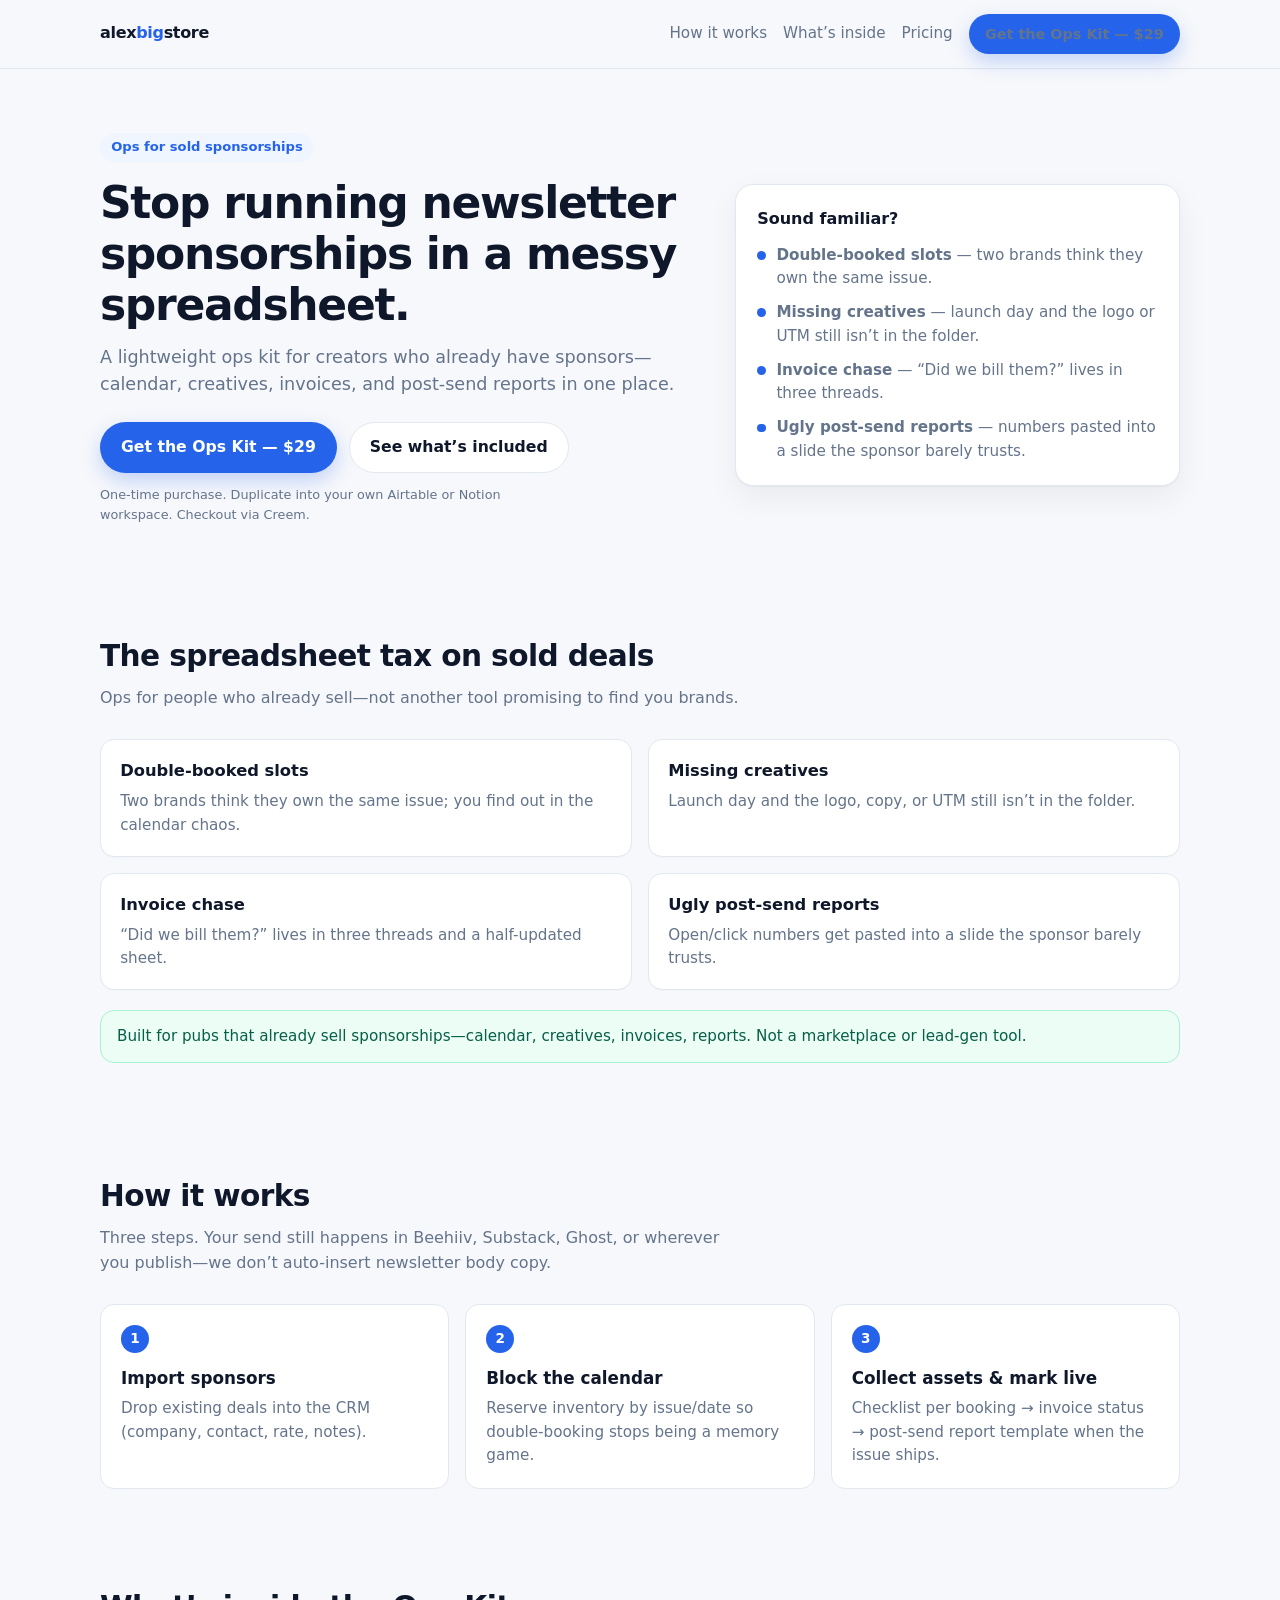
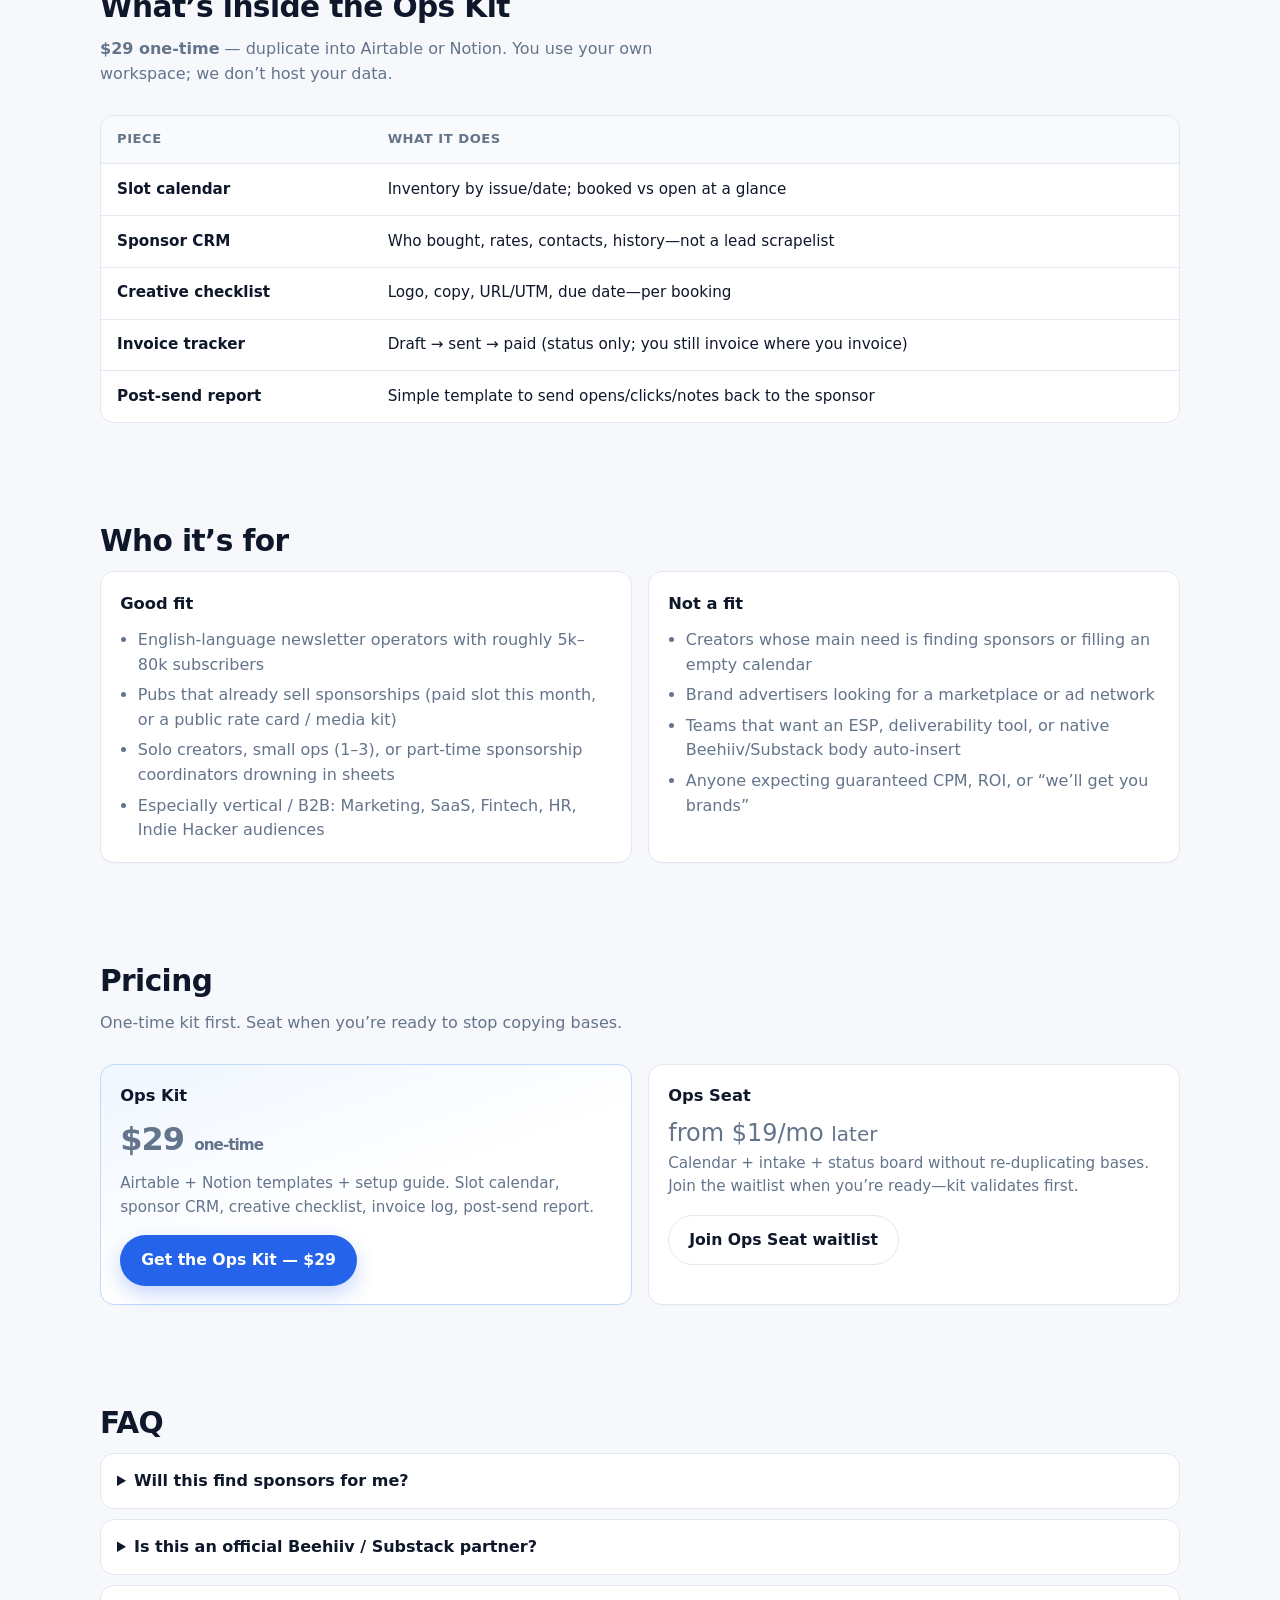
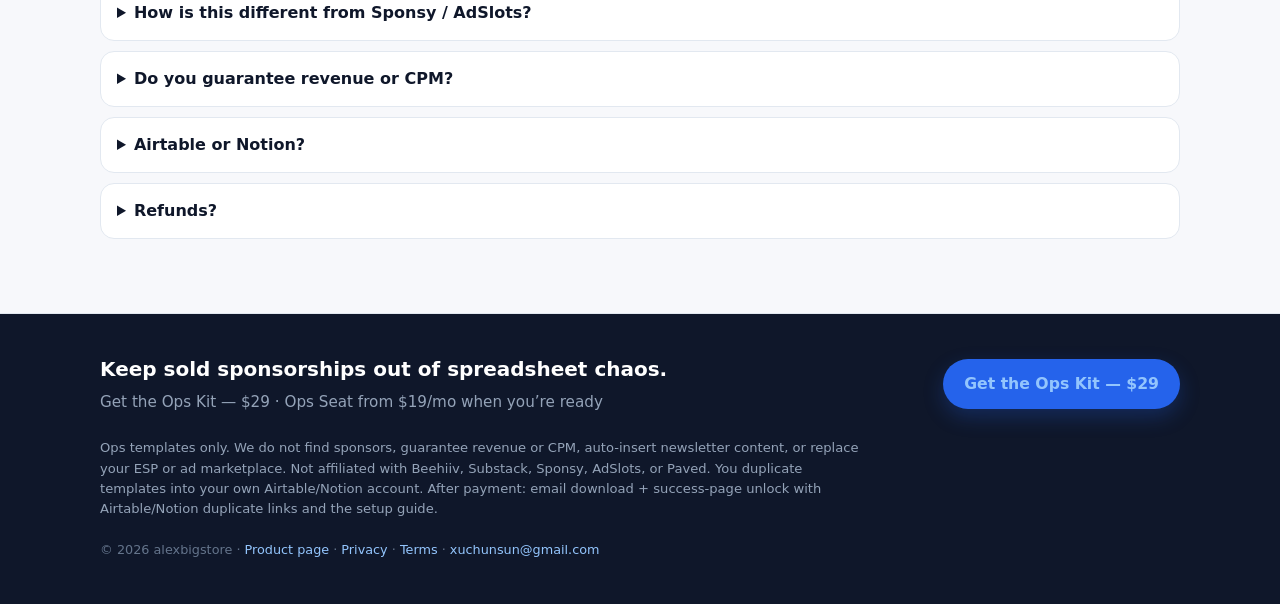
<file: index.html>
<!DOCTYPE html>
<html lang="en">
<head>
  <meta charset="utf-8" />
  <meta name="viewport" content="width=device-width, initial-scale=1" />
  <title>Newsletter Sponsorship Ops Kit — $29 | alexbigstore</title>
  <meta name="description" content="A lightweight ops kit for creators who already have sponsors—calendar, creatives, invoices, and post-send reports in one place. Airtable + Notion. $29 one-time." />
  <link rel="stylesheet" href="/styles.css" />
  <!-- Live Creem payments require store approval (alexbigstore In review as of 2026-11-03).
       Product ID: prod_36SdJc9hUzJLRF4tMED5pn
       Payment URL below is the real checkout link; enable live payments after approval. -->
</head>
<body>
  <header class="site-header">
    <div class="wrap inner">
      <a class="logo" href="/">alex<span>big</span>store</a>
      <nav class="nav" aria-label="Primary">
        <a href="#how">How it works</a>
        <a href="#inside">What’s inside</a>
        <a href="#pricing">Pricing</a>
        <a class="btn btn-primary btn-sm" href="https://www.creem.io/payment/prod_36SdJc9hUzJLRF4tMED5pn" data-creem-product="prod_36SdJc9hUzJLRF4tMED5pn" data-payments-live="pending-approval">Get the Ops Kit — $29</a>
      </nav>
    </div>
  </header>

  <main>
    <section class="hero">
      <div class="wrap hero-grid">
        <div>
          <div class="eyebrow">Ops for sold sponsorships</div>
          <h1>Stop running newsletter sponsorships in a messy spreadsheet.</h1>
          <p class="lede">A lightweight ops kit for creators who already have sponsors—calendar, creatives, invoices, and post-send reports in one place.</p>
          <div class="cta-row">
            <!-- data-payments-live: set to "true" after Creem store approval enables live checkout -->
            <a
              class="btn btn-primary"
              href="https://www.creem.io/payment/prod_36SdJc9hUzJLRF4tMED5pn"
              data-creem-product="prod_36SdJc9hUzJLRF4tMED5pn"
              data-payments-live="pending-approval"
              id="cta-buy"
            >Get the Ops Kit — $29</a>
            <a class="btn btn-ghost" href="#pricing">See what’s included</a>
          </div>
          <p class="cta-note">One-time purchase. Duplicate into your own Airtable or Notion workspace. Checkout via Creem.</p>
        </div>
        <aside class="hero-card" aria-label="Pain snapshot">
          <h3>Sound familiar?</h3>
          <ul class="mini-list">
            <li><span class="dot" aria-hidden="true"></span><span><strong>Double-booked slots</strong> — two brands think they own the same issue.</span></li>
            <li><span class="dot" aria-hidden="true"></span><span><strong>Missing creatives</strong> — launch day and the logo or UTM still isn’t in the folder.</span></li>
            <li><span class="dot" aria-hidden="true"></span><span><strong>Invoice chase</strong> — “Did we bill them?” lives in three threads.</span></li>
            <li><span class="dot" aria-hidden="true"></span><span><strong>Ugly post-send reports</strong> — numbers pasted into a slide the sponsor barely trusts.</span></li>
          </ul>
        </aside>
      </div>
    </section>

    <section id="pain">
      <div class="wrap">
        <h2 class="section-title">The spreadsheet tax on sold deals</h2>
        <p class="section-sub">Ops for people who already sell—not another tool promising to find you brands.</p>
        <div class="pain-grid">
          <article class="card">
            <h3>Double-booked slots</h3>
            <p>Two brands think they own the same issue; you find out in the calendar chaos.</p>
          </article>
          <article class="card">
            <h3>Missing creatives</h3>
            <p>Launch day and the logo, copy, or UTM still isn’t in the folder.</p>
          </article>
          <article class="card">
            <h3>Invoice chase</h3>
            <p>“Did we bill them?” lives in three threads and a half-updated sheet.</p>
          </article>
          <article class="card">
            <h3>Ugly post-send reports</h3>
            <p>Open/click numbers get pasted into a slide the sponsor barely trusts.</p>
          </article>
        </div>
        <p class="pill-note">Built for pubs that already sell sponsorships—calendar, creatives, invoices, reports. Not a marketplace or lead-gen tool.</p>
      </div>
    </section>

    <section id="how">
      <div class="wrap">
        <h2 class="section-title">How it works</h2>
        <p class="section-sub">Three steps. Your send still happens in Beehiiv, Substack, Ghost, or wherever you publish—we don’t auto-insert newsletter body copy.</p>
        <div class="steps">
          <article class="step">
            <h3>Import sponsors</h3>
            <p>Drop existing deals into the CRM (company, contact, rate, notes).</p>
          </article>
          <article class="step">
            <h3>Block the calendar</h3>
            <p>Reserve inventory by issue/date so double-booking stops being a memory game.</p>
          </article>
          <article class="step">
            <h3>Collect assets &amp; mark live</h3>
            <p>Checklist per booking → invoice status → post-send report template when the issue ships.</p>
          </article>
        </div>
      </div>
    </section>

    <section id="inside">
      <div class="wrap">
        <h2 class="section-title">What’s inside the Ops Kit</h2>
        <p class="section-sub"><strong>$29 one-time</strong> — duplicate into Airtable or Notion. You use your own workspace; we don’t host your data.</p>
        <div class="table-wrap">
          <table>
            <thead>
              <tr>
                <th>Piece</th>
                <th>What it does</th>
              </tr>
            </thead>
            <tbody>
              <tr>
                <td><strong>Slot calendar</strong></td>
                <td>Inventory by issue/date; booked vs open at a glance</td>
              </tr>
              <tr>
                <td><strong>Sponsor CRM</strong></td>
                <td>Who bought, rates, contacts, history—not a lead scrapelist</td>
              </tr>
              <tr>
                <td><strong>Creative checklist</strong></td>
                <td>Logo, copy, URL/UTM, due date—per booking</td>
              </tr>
              <tr>
                <td><strong>Invoice tracker</strong></td>
                <td>Draft → sent → paid (status only; you still invoice where you invoice)</td>
              </tr>
              <tr>
                <td><strong>Post-send report</strong></td>
                <td>Simple template to send opens/clicks/notes back to the sponsor</td>
              </tr>
            </tbody>
          </table>
        </div>
      </div>
    </section>

    <section id="who">
      <div class="wrap">
        <h2 class="section-title">Who it’s for</h2>
        <div class="two-col">
          <article class="card">
            <h3>Good fit</h3>
            <ul class="muted-list">
              <li>English-language newsletter operators with roughly 5k–80k subscribers</li>
              <li>Pubs that already sell sponsorships (paid slot this month, or a public rate card / media kit)</li>
              <li>Solo creators, small ops (1–3), or part-time sponsorship coordinators drowning in sheets</li>
              <li>Especially vertical / B2B: Marketing, SaaS, Fintech, HR, Indie Hacker audiences</li>
            </ul>
          </article>
          <article class="card">
            <h3>Not a fit</h3>
            <ul class="muted-list">
              <li>Creators whose main need is finding sponsors or filling an empty calendar</li>
              <li>Brand advertisers looking for a marketplace or ad network</li>
              <li>Teams that want an ESP, deliverability tool, or native Beehiiv/Substack body auto-insert</li>
              <li>Anyone expecting guaranteed CPM, ROI, or “we’ll get you brands”</li>
            </ul>
          </article>
        </div>
      </div>
    </section>

    <section id="pricing">
      <div class="wrap">
        <h2 class="section-title">Pricing</h2>
        <p class="section-sub">One-time kit first. Seat when you’re ready to stop copying bases.</p>
        <div class="two-col">
          <article class="card price-box">
            <h3>Ops Kit</h3>
            <p class="amount">$29 <small>one-time</small></p>
            <p>Airtable + Notion templates + setup guide. Slot calendar, sponsor CRM, creative checklist, invoice log, post-send report.</p>
            <p style="margin-top:1rem">
              <a
                class="btn btn-primary"
                href="https://www.creem.io/payment/prod_36SdJc9hUzJLRF4tMED5pn"
                data-creem-product="prod_36SdJc9hUzJLRF4tMED5pn"
                data-payments-live="pending-approval"
              >Get the Ops Kit — $29</a>
            </p>
          </article>
          <article class="card">
            <h3>Ops Seat</h3>
            <p class="amount" style="font-size:1.5rem">from $19/mo <small>later</small></p>
            <p>Calendar + intake + status board without re-duplicating bases. Join the waitlist when you’re ready—kit validates first.</p>
            <p style="margin-top:1rem"><a class="btn btn-ghost" href="mailto:xuchunsun@gmail.com?subject=Ops%20Seat%20waitlist">Join Ops Seat waitlist</a></p>
          </article>
        </div>
      </div>
    </section>

    <section id="faq" class="faq">
      <div class="wrap">
        <h2 class="section-title">FAQ</h2>
        <details>
          <summary>Will this find sponsors for me?</summary>
          <p>No. If you need more brands in the pipeline, use outreach, networks, or a marketplace. This kit is for operating sponsorships you’ve already sold.</p>
        </details>
        <details>
          <summary>Is this an official Beehiiv / Substack partner?</summary>
          <p>No. It works alongside any publisher stack. We don’t claim platform partnership or auto-insert into newsletter bodies.</p>
        </details>
        <details>
          <summary>How is this different from Sponsy / AdSlots?</summary>
          <p>Those are fuller sponsorship platforms (often from ~$49/mo up, with more automation surface). The Ops Kit is a $29 Airtable/Notion template for calendar + creatives + invoice status + reports. Ops Seat aims at a light $19–29/mo band if you outgrow duplicating bases.</p>
        </details>
        <details>
          <summary>Do you guarantee revenue or CPM?</summary>
          <p>No. No fabricated ROI. Outcomes depend on your audience, rates, and how you run deals.</p>
        </details>
        <details>
          <summary>Airtable or Notion?</summary>
          <p>Both duplicates are included. Pick the one your team already lives in.</p>
        </details>
        <details>
          <summary>Refunds?</summary>
          <p>Because digital goods are delivered instantly and can be copied, all sales are generally final once access links or files are provided. If a technical failure prevents delivery and we cannot resolve it within a reasonable time, email xuchunsun@gmail.com within 7 days of purchase with your order details—we will repair access or refund at our discretion.</p>
        </details>
      </div>
    </section>
  </main>

  <footer class="site-footer">
    <div class="wrap">
      <div class="footer-cta">
        <div>
          <h2>Keep sold sponsorships out of spreadsheet chaos.</h2>
          <p>Get the Ops Kit — $29 · Ops Seat from $19/mo when you’re ready</p>
        </div>
        <a
          class="btn btn-primary"
          href="https://www.creem.io/payment/prod_36SdJc9hUzJLRF4tMED5pn"
          data-creem-product="prod_36SdJc9hUzJLRF4tMED5pn"
          data-payments-live="pending-approval"
        >Get the Ops Kit — $29</a>
      </div>
      <p class="compliance">Ops templates only. We do not find sponsors, guarantee revenue or CPM, auto-insert newsletter content, or replace your ESP or ad marketplace. Not affiliated with Beehiiv, Substack, Sponsy, AdSlots, or Paved. You duplicate templates into your own Airtable/Notion account. After payment: email download + success-page unlock with Airtable/Notion duplicate links and the setup guide.</p>
      <p class="meta-line">© <span id="y"></span> alexbigstore · <a href="/newsletter-sponsorship-ops/">Product page</a> · <a href="/privacy/">Privacy</a> · <a href="/terms/">Terms</a> · <a href="mailto:xuchunsun@gmail.com">xuchunsun@gmail.com</a></p>
    </div>
  </footer>
  <script>document.getElementById("y").textContent = new Date().getFullYear();</script>
</body>
</html>
</file>
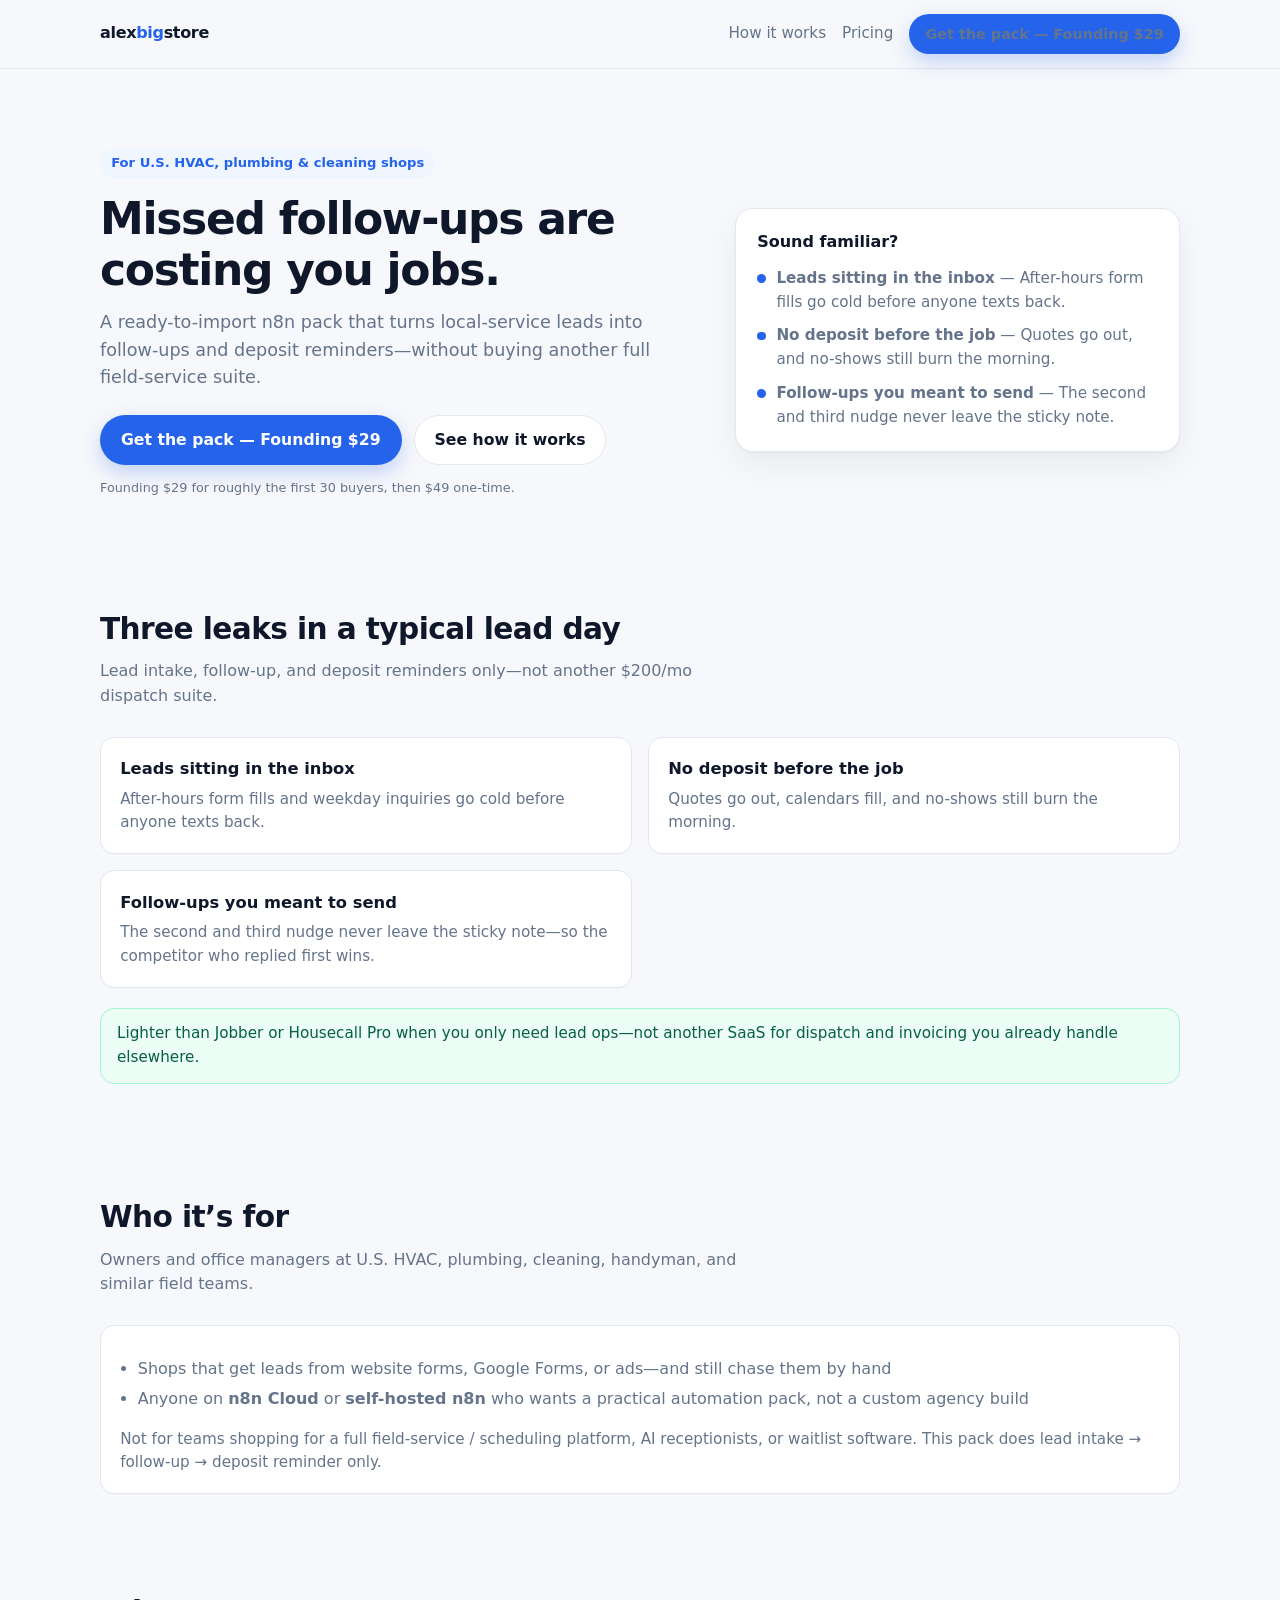
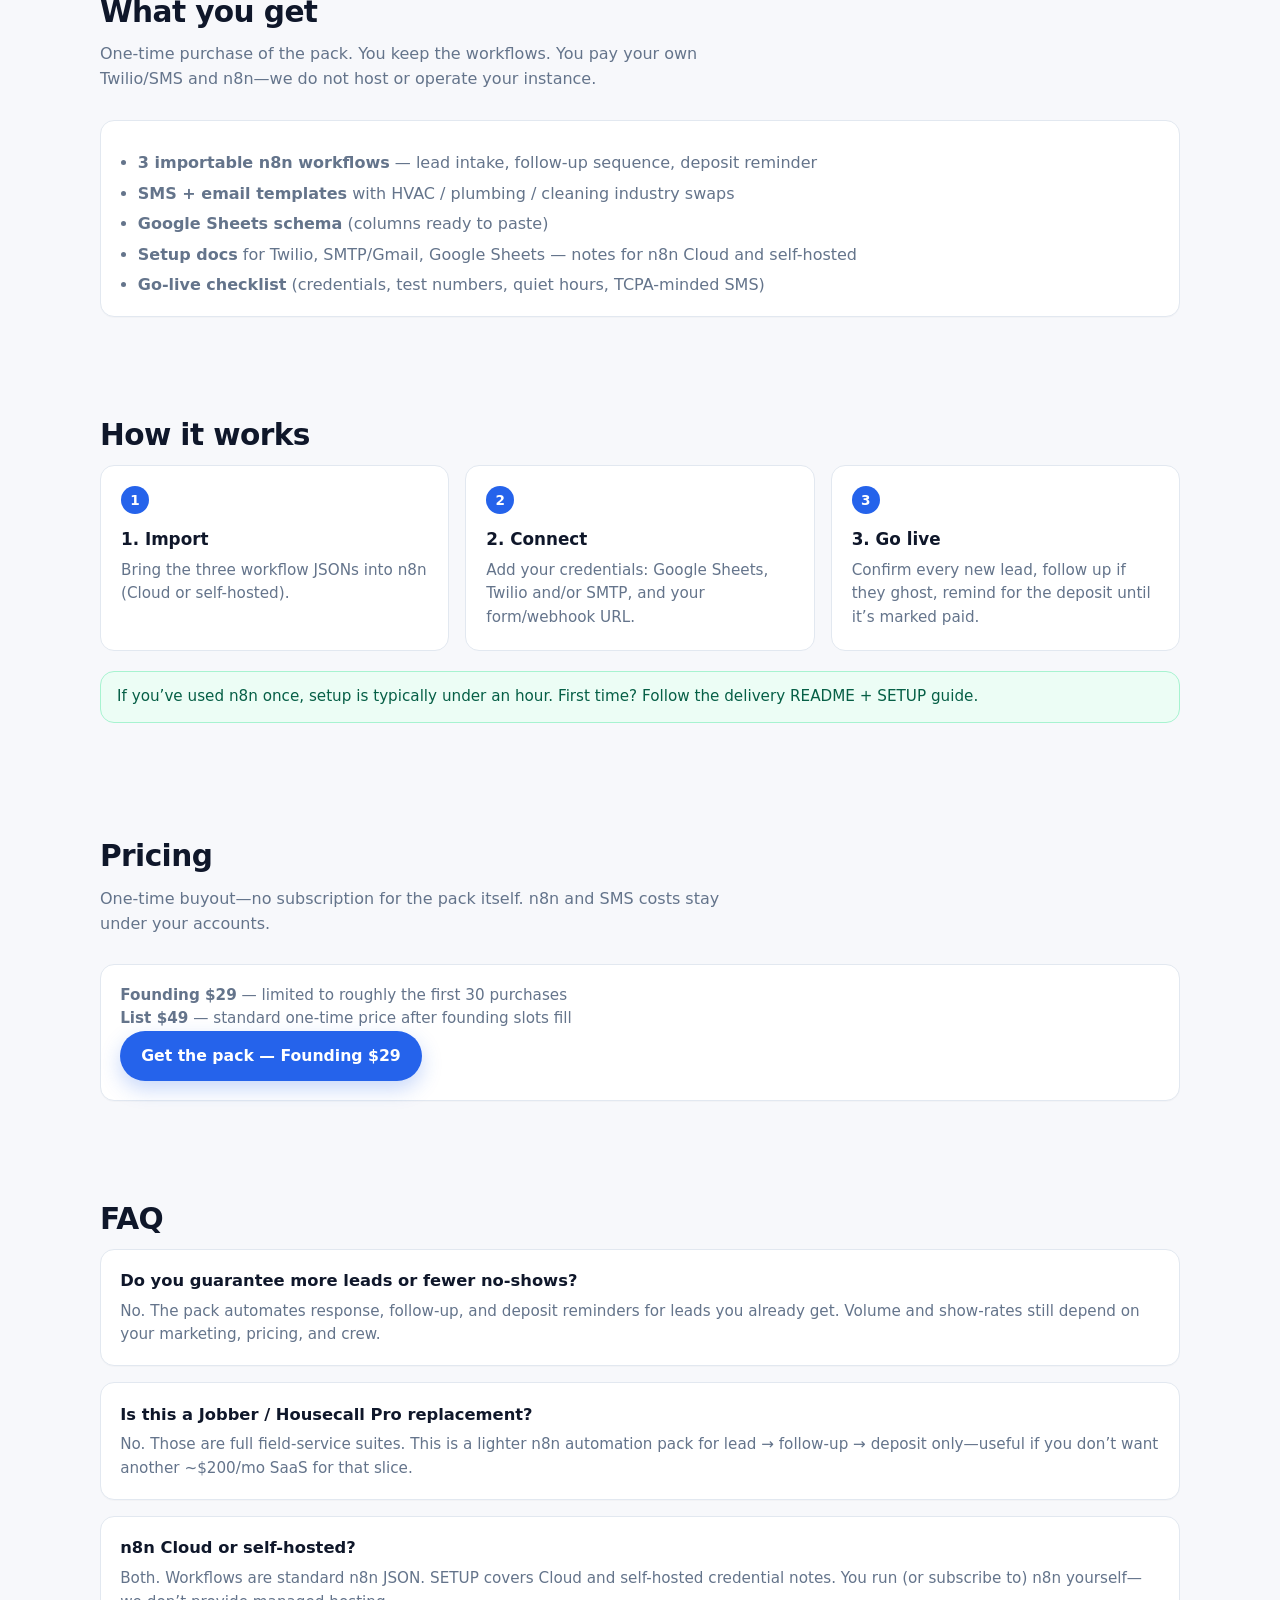
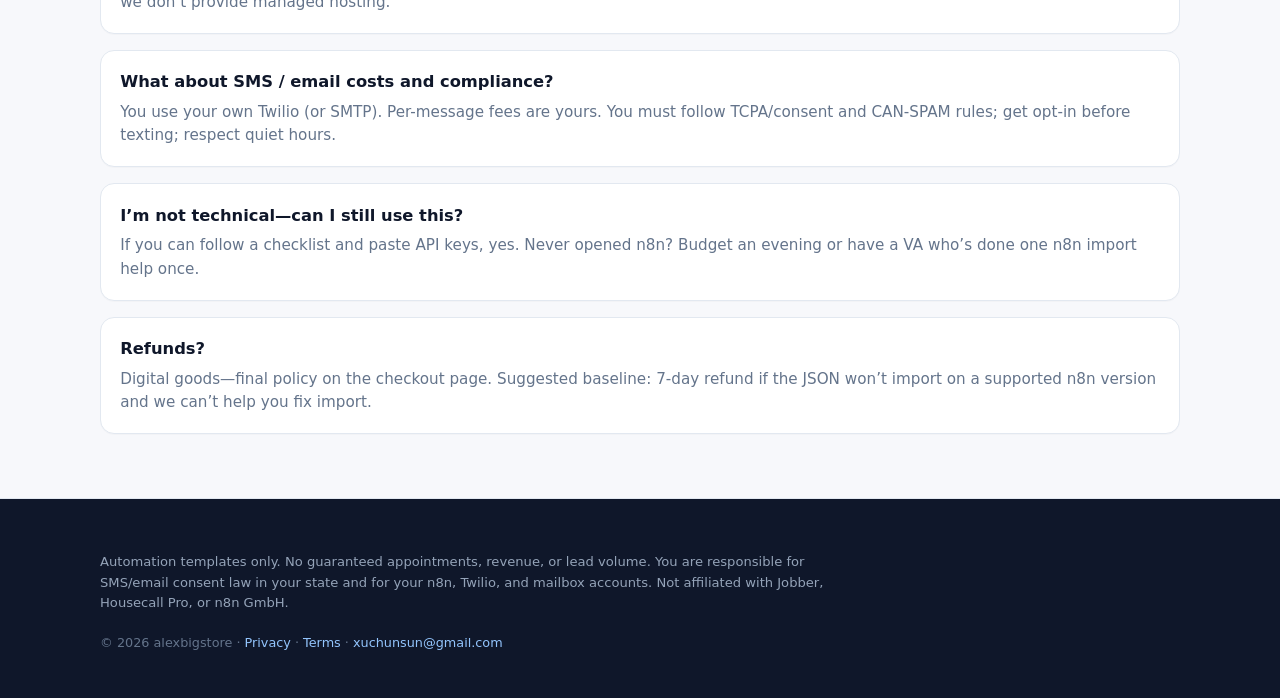
<file: local-service-lead-ops/index.html>
<!DOCTYPE html>
<html lang="en">
<head>
  <meta charset="utf-8" />
  <meta name="viewport" content="width=device-width, initial-scale=1" />
  <title>Local Service Lead Ops Pack — Founding $29 | alexbigstore</title>
  <meta name="description" content="A ready-to-import n8n pack that turns local-service leads into follow-ups and deposit reminders—without buying another full field-service suite. Founding $29, then $49 one-time." />
  <link rel="stylesheet" href="/styles.css" />
  <!-- Cancel path: /local-service-lead-ops?cancelled=1
       Official product URL only: https://www.creem.io/product/prod_51qaxMJKuKoC9P48zGfidD -->
</head>
<body>
  <header class="site-header">
    <div class="wrap inner">
      <a class="logo" href="/">alex<span>big</span>store</a>
      <nav class="nav" aria-label="Primary">
        <a href="#how">How it works</a>
        <a href="#pricing">Pricing</a>
        <a class="btn btn-primary btn-sm" href="https://www.creem.io/product/prod_51qaxMJKuKoC9P48zGfidD">Get the pack — Founding $29</a>
      </nav>
    </div>
  </header>

  <main>
    <div class="wrap" style="padding-top:1rem">
      <div id="cancelled-banner" class="banner" role="status">
        Checkout was cancelled—no charge. You can restart anytime when you’re ready.
      </div>
    </div>

    <section class="hero">
      <div class="wrap hero-grid">
        <div>
          <div class="eyebrow">For U.S. HVAC, plumbing &amp; cleaning shops</div>
          <h1>Missed follow-ups are costing you jobs.</h1>
          <p class="lede">A ready-to-import n8n pack that turns local-service leads into follow-ups and deposit reminders—without buying another full field-service suite.</p>
          <div class="cta-row">
            <a class="btn btn-primary" href="https://www.creem.io/product/prod_51qaxMJKuKoC9P48zGfidD" id="cta-buy">Get the pack — Founding $29</a>
            <a class="btn btn-ghost" href="#how">See how it works</a>
          </div>
          <p class="cta-note">Founding $29 for roughly the first 30 buyers, then $49 one-time.</p>
        </div>
        <aside class="hero-card" aria-label="Pain snapshot">
          <h3>Sound familiar?</h3>
          <ul class="mini-list">
            <li><span class="dot" aria-hidden="true"></span><span><strong>Leads sitting in the inbox</strong> — After-hours form fills go cold before anyone texts back.</span></li>
            <li><span class="dot" aria-hidden="true"></span><span><strong>No deposit before the job</strong> — Quotes go out, and no-shows still burn the morning.</span></li>
            <li><span class="dot" aria-hidden="true"></span><span><strong>Follow-ups you meant to send</strong> — The second and third nudge never leave the sticky note.</span></li>
          </ul>
        </aside>
      </div>
    </section>

    <section id="pain">
      <div class="wrap">
        <h2 class="section-title">Three leaks in a typical lead day</h2>
        <p class="section-sub">Lead intake, follow-up, and deposit reminders only—not another $200/mo dispatch suite.</p>
        <div class="pain-grid">
          <article class="card">
            <h3>Leads sitting in the inbox</h3>
            <p>After-hours form fills and weekday inquiries go cold before anyone texts back.</p>
          </article>
          <article class="card">
            <h3>No deposit before the job</h3>
            <p>Quotes go out, calendars fill, and no-shows still burn the morning.</p>
          </article>
          <article class="card">
            <h3>Follow-ups you meant to send</h3>
            <p>The second and third nudge never leave the sticky note—so the competitor who replied first wins.</p>
          </article>
        </div>
        <p class="pill-note">Lighter than Jobber or Housecall Pro when you only need lead ops—not another SaaS for dispatch and invoicing you already handle elsewhere.</p>
      </div>
    </section>

    <section id="who">
      <div class="wrap">
        <h2 class="section-title">Who it’s for</h2>
        <p class="section-sub">Owners and office managers at U.S. HVAC, plumbing, cleaning, handyman, and similar field teams.</p>
        <div class="card">
          <ul class="muted-list">
            <li>Shops that get leads from website forms, Google Forms, or ads—and still chase them by hand</li>
            <li>Anyone on <strong>n8n Cloud</strong> or <strong>self-hosted n8n</strong> who wants a practical automation pack, not a custom agency build</li>
          </ul>
          <p style="margin-top:1rem;color:var(--muted)">Not for teams shopping for a full field-service / scheduling platform, AI receptionists, or waitlist software. This pack does lead intake → follow-up → deposit reminder only.</p>
        </div>
      </div>
    </section>

    <section id="inside">
      <div class="wrap">
        <h2 class="section-title">What you get</h2>
        <p class="section-sub">One-time purchase of the pack. You keep the workflows. You pay your own Twilio/SMS and n8n—we do not host or operate your instance.</p>
        <div class="card">
          <ul class="muted-list">
            <li><strong>3 importable n8n workflows</strong> — lead intake, follow-up sequence, deposit reminder</li>
            <li><strong>SMS + email templates</strong> with HVAC / plumbing / cleaning industry swaps</li>
            <li><strong>Google Sheets schema</strong> (columns ready to paste)</li>
            <li><strong>Setup docs</strong> for Twilio, SMTP/Gmail, Google Sheets — notes for n8n Cloud and self-hosted</li>
            <li><strong>Go-live checklist</strong> (credentials, test numbers, quiet hours, TCPA-minded SMS)</li>
          </ul>
        </div>
      </div>
    </section>

    <section id="how">
      <div class="wrap">
        <h2 class="section-title">How it works</h2>
        <div class="steps">
          <article class="step">
            <h3>1. Import</h3>
            <p>Bring the three workflow JSONs into n8n (Cloud or self-hosted).</p>
          </article>
          <article class="step">
            <h3>2. Connect</h3>
            <p>Add your credentials: Google Sheets, Twilio and/or SMTP, and your form/webhook URL.</p>
          </article>
          <article class="step">
            <h3>3. Go live</h3>
            <p>Confirm every new lead, follow up if they ghost, remind for the deposit until it’s marked paid.</p>
          </article>
        </div>
        <p class="pill-note">If you’ve used n8n once, setup is typically under an hour. First time? Follow the delivery README + SETUP guide.</p>
      </div>
    </section>

    <section id="pricing">
      <div class="wrap">
        <h2 class="section-title">Pricing</h2>
        <p class="section-sub">One-time buyout—no subscription for the pack itself. n8n and SMS costs stay under your accounts.</p>
        <div class="card">
          <p><strong>Founding $29</strong> — limited to roughly the first 30 purchases</p>
          <p><strong>List $49</strong> — standard one-time price after founding slots fill</p>
          <a class="btn btn-primary" href="https://www.creem.io/product/prod_51qaxMJKuKoC9P48zGfidD">Get the pack — Founding $29</a>
        </div>
      </div>
    </section>

    <section id="faq">
      <div class="wrap">
        <h2 class="section-title">FAQ</h2>
        <article class="card">
          <h3>Do you guarantee more leads or fewer no-shows?</h3>
          <p>No. The pack automates response, follow-up, and deposit reminders for leads you already get. Volume and show-rates still depend on your marketing, pricing, and crew.</p>
        </article>
        <article class="card" style="margin-top:1rem">
          <h3>Is this a Jobber / Housecall Pro replacement?</h3>
          <p>No. Those are full field-service suites. This is a lighter n8n automation pack for lead → follow-up → deposit only—useful if you don’t want another ~$200/mo SaaS for that slice.</p>
        </article>
        <article class="card" style="margin-top:1rem">
          <h3>n8n Cloud or self-hosted?</h3>
          <p>Both. Workflows are standard n8n JSON. SETUP covers Cloud and self-hosted credential notes. You run (or subscribe to) n8n yourself—we don’t provide managed hosting.</p>
        </article>
        <article class="card" style="margin-top:1rem">
          <h3>What about SMS / email costs and compliance?</h3>
          <p>You use your own Twilio (or SMTP). Per-message fees are yours. You must follow TCPA/consent and CAN-SPAM rules; get opt-in before texting; respect quiet hours.</p>
        </article>
        <article class="card" style="margin-top:1rem">
          <h3>I’m not technical—can I still use this?</h3>
          <p>If you can follow a checklist and paste API keys, yes. Never opened n8n? Budget an evening or have a VA who’s done one n8n import help once.</p>
        </article>
        <article class="card" style="margin-top:1rem">
          <h3>Refunds?</h3>
          <p>Digital goods—final policy on the checkout page. Suggested baseline: 7-day refund if the JSON won’t import on a supported n8n version and we can’t help you fix import.</p>
        </article>
      </div>
    </section>
  </main>

  <footer class="site-footer">
    <div class="wrap">
      <p class="compliance">Automation templates only. No guaranteed appointments, revenue, or lead volume. You are responsible for SMS/email consent law in your state and for your n8n, Twilio, and mailbox accounts. Not affiliated with Jobber, Housecall Pro, or n8n GmbH.</p>
      <p class="meta-line">© <span id="y"></span> alexbigstore · <a href="/privacy/">Privacy</a> · <a href="/terms/">Terms</a> · <a href="mailto:xuchunsun@gmail.com">xuchunsun@gmail.com</a></p>
    </div>
  </footer>
  <script>
    document.getElementById("y").textContent = new Date().getFullYear();
    (function () {
      try {
        var q = new URLSearchParams(window.location.search);
        if (q.get("cancelled") === "1") {
          var el = document.getElementById("cancelled-banner");
          if (el) el.classList.add("show");
        }
      } catch (e) {}
    })();
  </script>
</body>
</html>
</file>
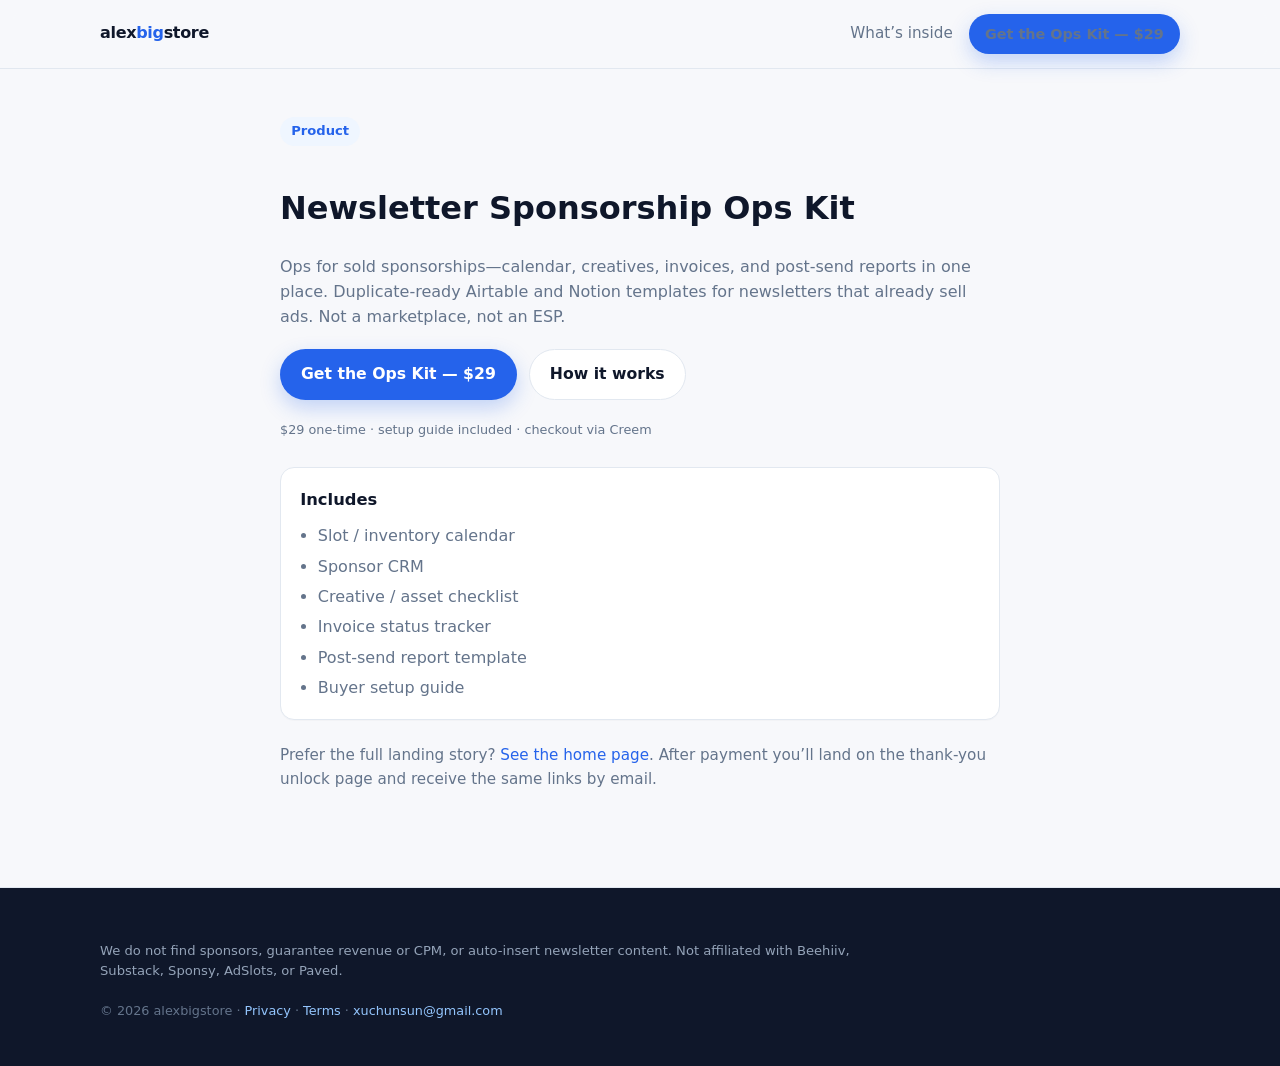
<file: newsletter-sponsorship-ops/index.html>
<!DOCTYPE html>
<html lang="en">
<head>
  <meta charset="utf-8" />
  <meta name="viewport" content="width=device-width, initial-scale=1" />
  <title>Newsletter Sponsorship Ops Kit | alexbigstore</title>
  <meta name="description" content="Ops for sold sponsorships—calendar, creatives, invoices, and post-send reports. Airtable + Notion templates. $29 one-time." />
  <link rel="stylesheet" href="/styles.css" />
  <!-- Creem cancel path: /newsletter-sponsorship-ops?cancelled=1
       Product: prod_36SdJc9hUzJLRF4tMED5pn — live payments need store approval. -->
</head>
<body>
  <header class="site-header">
    <div class="wrap inner">
      <a class="logo" href="/">alex<span>big</span>store</a>
      <nav class="nav" aria-label="Primary">
        <a href="/#inside">What’s inside</a>
        <a
          class="btn btn-primary btn-sm"
          href="https://www.creem.io/payment/prod_36SdJc9hUzJLRF4tMED5pn"
          data-creem-product="prod_36SdJc9hUzJLRF4tMED5pn"
          data-payments-live="pending-approval"
        >Get the Ops Kit — $29</a>
      </nav>
    </div>
  </header>

  <main class="wrap page-narrow">
    <div id="cancelled-banner" class="banner" role="status">
      Checkout was cancelled—no charge. You can restart anytime when you’re ready.
    </div>

    <div class="eyebrow">Product</div>
    <h1>Newsletter Sponsorship Ops Kit</h1>
    <p class="lede" style="color:var(--muted)">
      Ops for sold sponsorships—calendar, creatives, invoices, and post-send reports in one place.
      Duplicate-ready Airtable and Notion templates for newsletters that already sell ads. Not a marketplace, not an ESP.
    </p>

    <div class="cta-row" style="margin:1.25rem 0">
      <a
        class="btn btn-primary"
        href="https://www.creem.io/payment/prod_36SdJc9hUzJLRF4tMED5pn"
        data-creem-product="prod_36SdJc9hUzJLRF4tMED5pn"
        data-payments-live="pending-approval"
      >Get the Ops Kit — $29</a>
      <a class="btn btn-ghost" href="/#how">How it works</a>
    </div>
    <p class="cta-note">$29 one-time · setup guide included · checkout via Creem</p>

    <div class="card" style="margin-top:1.75rem">
      <h3>Includes</h3>
      <ul class="muted-list">
        <li>Slot / inventory calendar</li>
        <li>Sponsor CRM</li>
        <li>Creative / asset checklist</li>
        <li>Invoice status tracker</li>
        <li>Post-send report template</li>
        <li>Buyer setup guide</li>
      </ul>
    </div>

    <p style="margin-top:1.5rem;color:var(--muted);font-size:0.95rem">
      Prefer the full landing story? <a href="/">See the home page</a>.
      After payment you’ll land on the thank-you unlock page and receive the same links by email.
    </p>
  </main>

  <footer class="site-footer">
    <div class="wrap">
      <p class="compliance">We do not find sponsors, guarantee revenue or CPM, or auto-insert newsletter content. Not affiliated with Beehiiv, Substack, Sponsy, AdSlots, or Paved.</p>
      <p class="meta-line">© <span id="y"></span> alexbigstore · <a href="/privacy/">Privacy</a> · <a href="/terms/">Terms</a> · <a href="mailto:xuchunsun@gmail.com">xuchunsun@gmail.com</a></p>
    </div>
  </footer>
  <script>
    document.getElementById("y").textContent = new Date().getFullYear();
    (function () {
      try {
        var q = new URLSearchParams(window.location.search);
        if (q.get("cancelled") === "1") {
          var el = document.getElementById("cancelled-banner");
          if (el) el.classList.add("show");
        }
      } catch (e) {}
    })();
  </script>
</body>
</html>
</file>
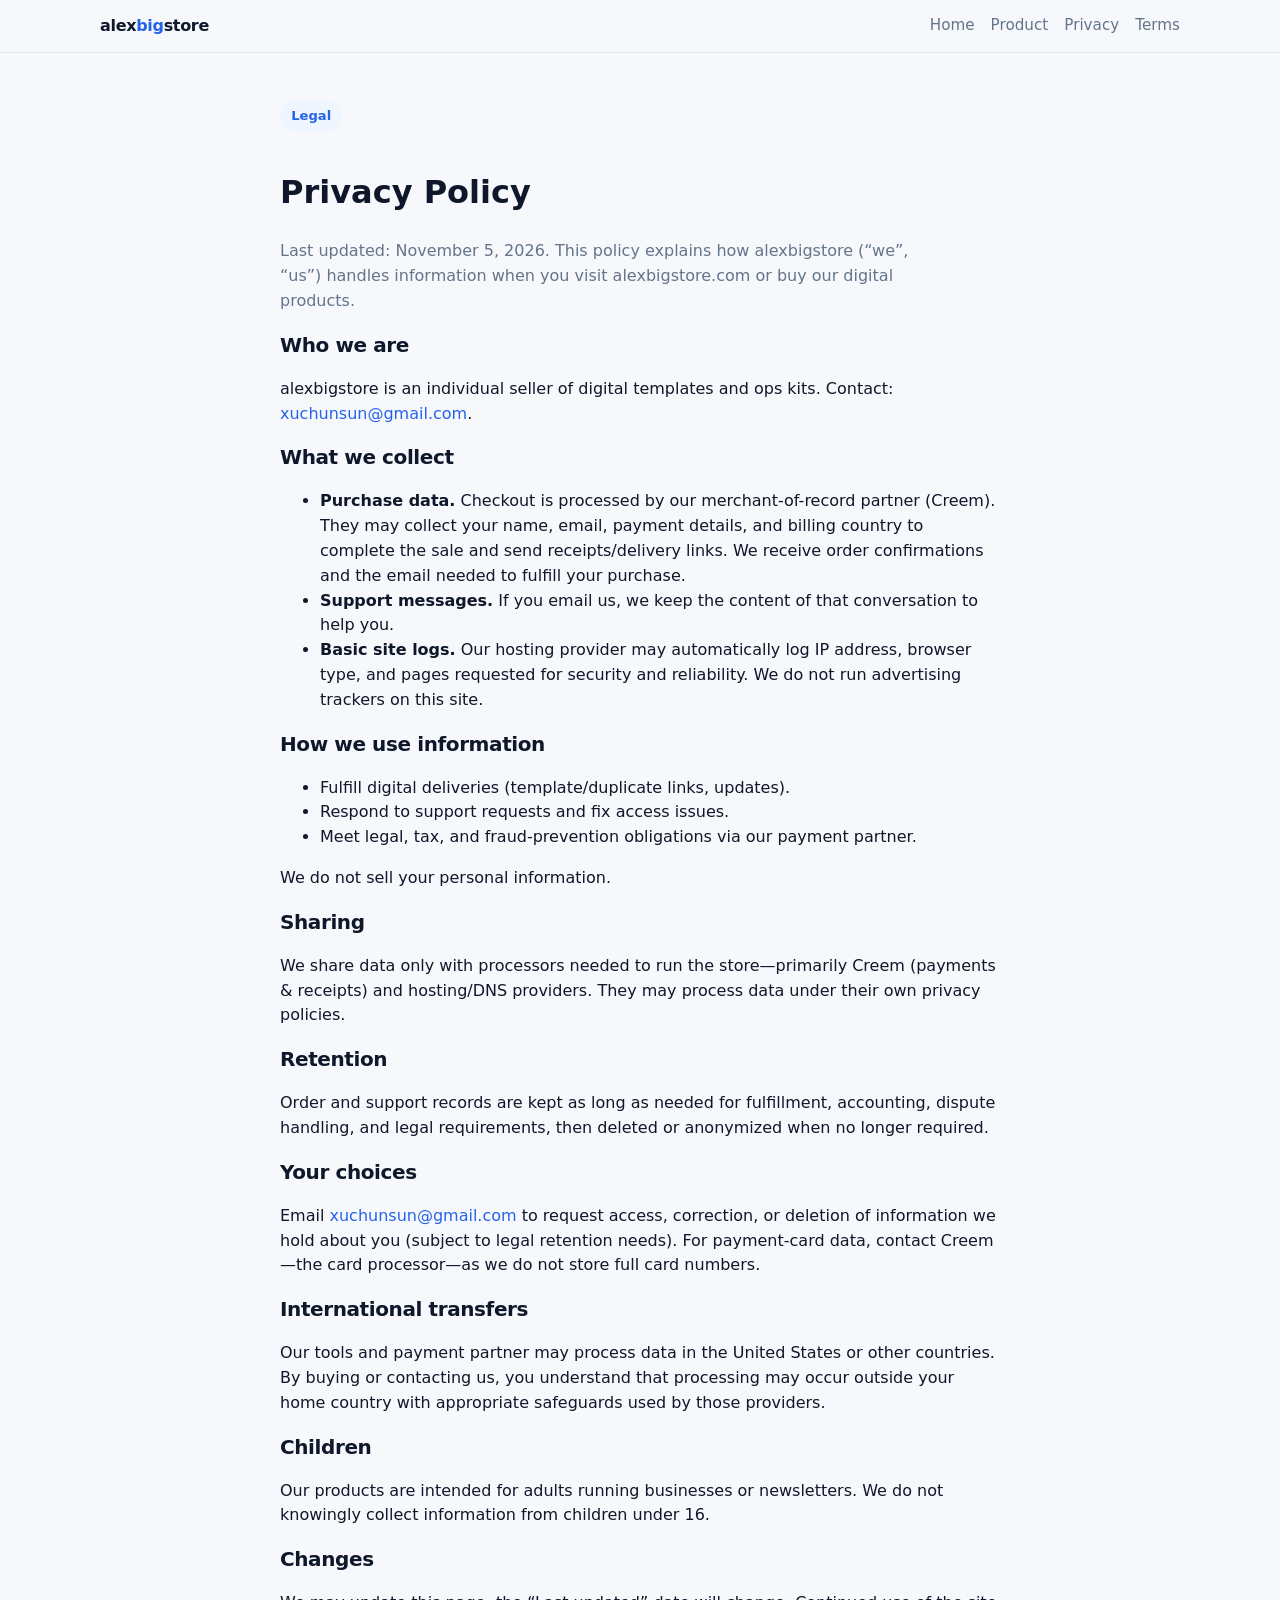
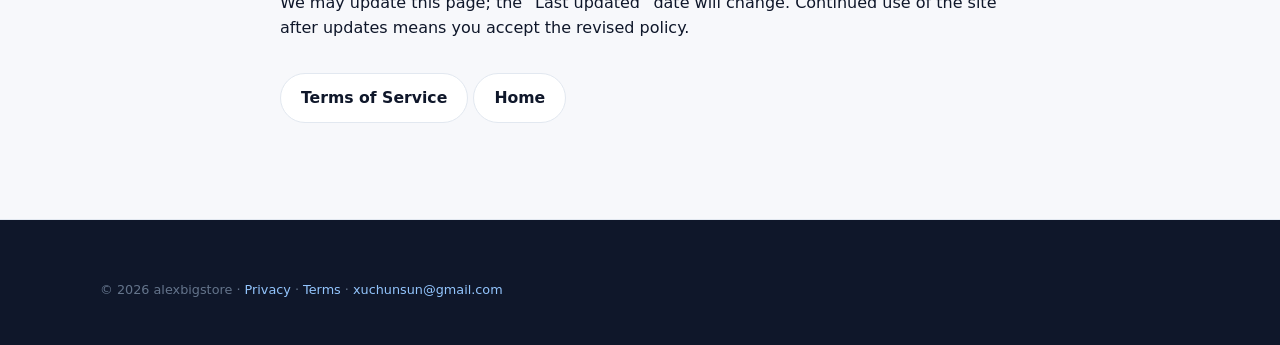
<file: privacy/index.html>
<!DOCTYPE html>
<html lang="en">
<head>
  <meta charset="utf-8" />
  <meta name="viewport" content="width=device-width, initial-scale=1" />
  <title>Privacy Policy — alexbigstore</title>
  <meta name="description" content="Privacy Policy for alexbigstore digital products." />
  <link rel="stylesheet" href="/styles.css" />
</head>
<body>
  <header class="site-header">
    <div class="wrap inner">
      <a class="logo" href="/">alex<span>big</span>store</a>
      <nav class="nav" aria-label="Primary">
        <a href="/">Home</a>
        <a href="/newsletter-sponsorship-ops/">Product</a>
        <a href="/privacy/">Privacy</a>
        <a href="/terms/">Terms</a>
      </nav>
    </div>
  </header>

  <main class="wrap page-narrow">
    <div class="eyebrow">Legal</div>
    <h1>Privacy Policy</h1>
    <p class="lede" style="color:var(--muted);max-width:40rem">Last updated: November 5, 2026. This policy explains how alexbigstore (“we”, “us”) handles information when you visit alexbigstore.com or buy our digital products.</p>

    <h2 class="section-title" style="font-size:1.25rem">Who we are</h2>
    <p>alexbigstore is an individual seller of digital templates and ops kits. Contact: <a href="mailto:xuchunsun@gmail.com">xuchunsun@gmail.com</a>.</p>

    <h2 class="section-title" style="font-size:1.25rem">What we collect</h2>
    <ul>
      <li><strong>Purchase data.</strong> Checkout is processed by our merchant-of-record partner (Creem). They may collect your name, email, payment details, and billing country to complete the sale and send receipts/delivery links. We receive order confirmations and the email needed to fulfill your purchase.</li>
      <li><strong>Support messages.</strong> If you email us, we keep the content of that conversation to help you.</li>
      <li><strong>Basic site logs.</strong> Our hosting provider may automatically log IP address, browser type, and pages requested for security and reliability. We do not run advertising trackers on this site.</li>
    </ul>

    <h2 class="section-title" style="font-size:1.25rem">How we use information</h2>
    <ul>
      <li>Fulfill digital deliveries (template/duplicate links, updates).</li>
      <li>Respond to support requests and fix access issues.</li>
      <li>Meet legal, tax, and fraud-prevention obligations via our payment partner.</li>
    </ul>
    <p>We do not sell your personal information.</p>

    <h2 class="section-title" style="font-size:1.25rem">Sharing</h2>
    <p>We share data only with processors needed to run the store—primarily Creem (payments &amp; receipts) and hosting/DNS providers. They may process data under their own privacy policies.</p>

    <h2 class="section-title" style="font-size:1.25rem">Retention</h2>
    <p>Order and support records are kept as long as needed for fulfillment, accounting, dispute handling, and legal requirements, then deleted or anonymized when no longer required.</p>

    <h2 class="section-title" style="font-size:1.25rem">Your choices</h2>
    <p>Email <a href="mailto:xuchunsun@gmail.com">xuchunsun@gmail.com</a> to request access, correction, or deletion of information we hold about you (subject to legal retention needs). For payment-card data, contact Creem—the card processor—as we do not store full card numbers.</p>

    <h2 class="section-title" style="font-size:1.25rem">International transfers</h2>
    <p>Our tools and payment partner may process data in the United States or other countries. By buying or contacting us, you understand that processing may occur outside your home country with appropriate safeguards used by those providers.</p>

    <h2 class="section-title" style="font-size:1.25rem">Children</h2>
    <p>Our products are intended for adults running businesses or newsletters. We do not knowingly collect information from children under 16.</p>

    <h2 class="section-title" style="font-size:1.25rem">Changes</h2>
    <p>We may update this page; the “Last updated” date will change. Continued use of the site after updates means you accept the revised policy.</p>

    <p style="margin-top:2rem"><a class="btn btn-ghost" href="/terms/">Terms of Service</a> <a class="btn btn-ghost" href="/">Home</a></p>
  </main>

  <footer class="site-footer">
    <div class="wrap">
      <p class="meta-line">© <span id="y"></span> alexbigstore · <a href="/privacy/">Privacy</a> · <a href="/terms/">Terms</a> · <a href="mailto:xuchunsun@gmail.com">xuchunsun@gmail.com</a></p>
    </div>
  </footer>
  <script>document.getElementById("y").textContent = new Date().getFullYear();</script>
</body>
</html>
</file>
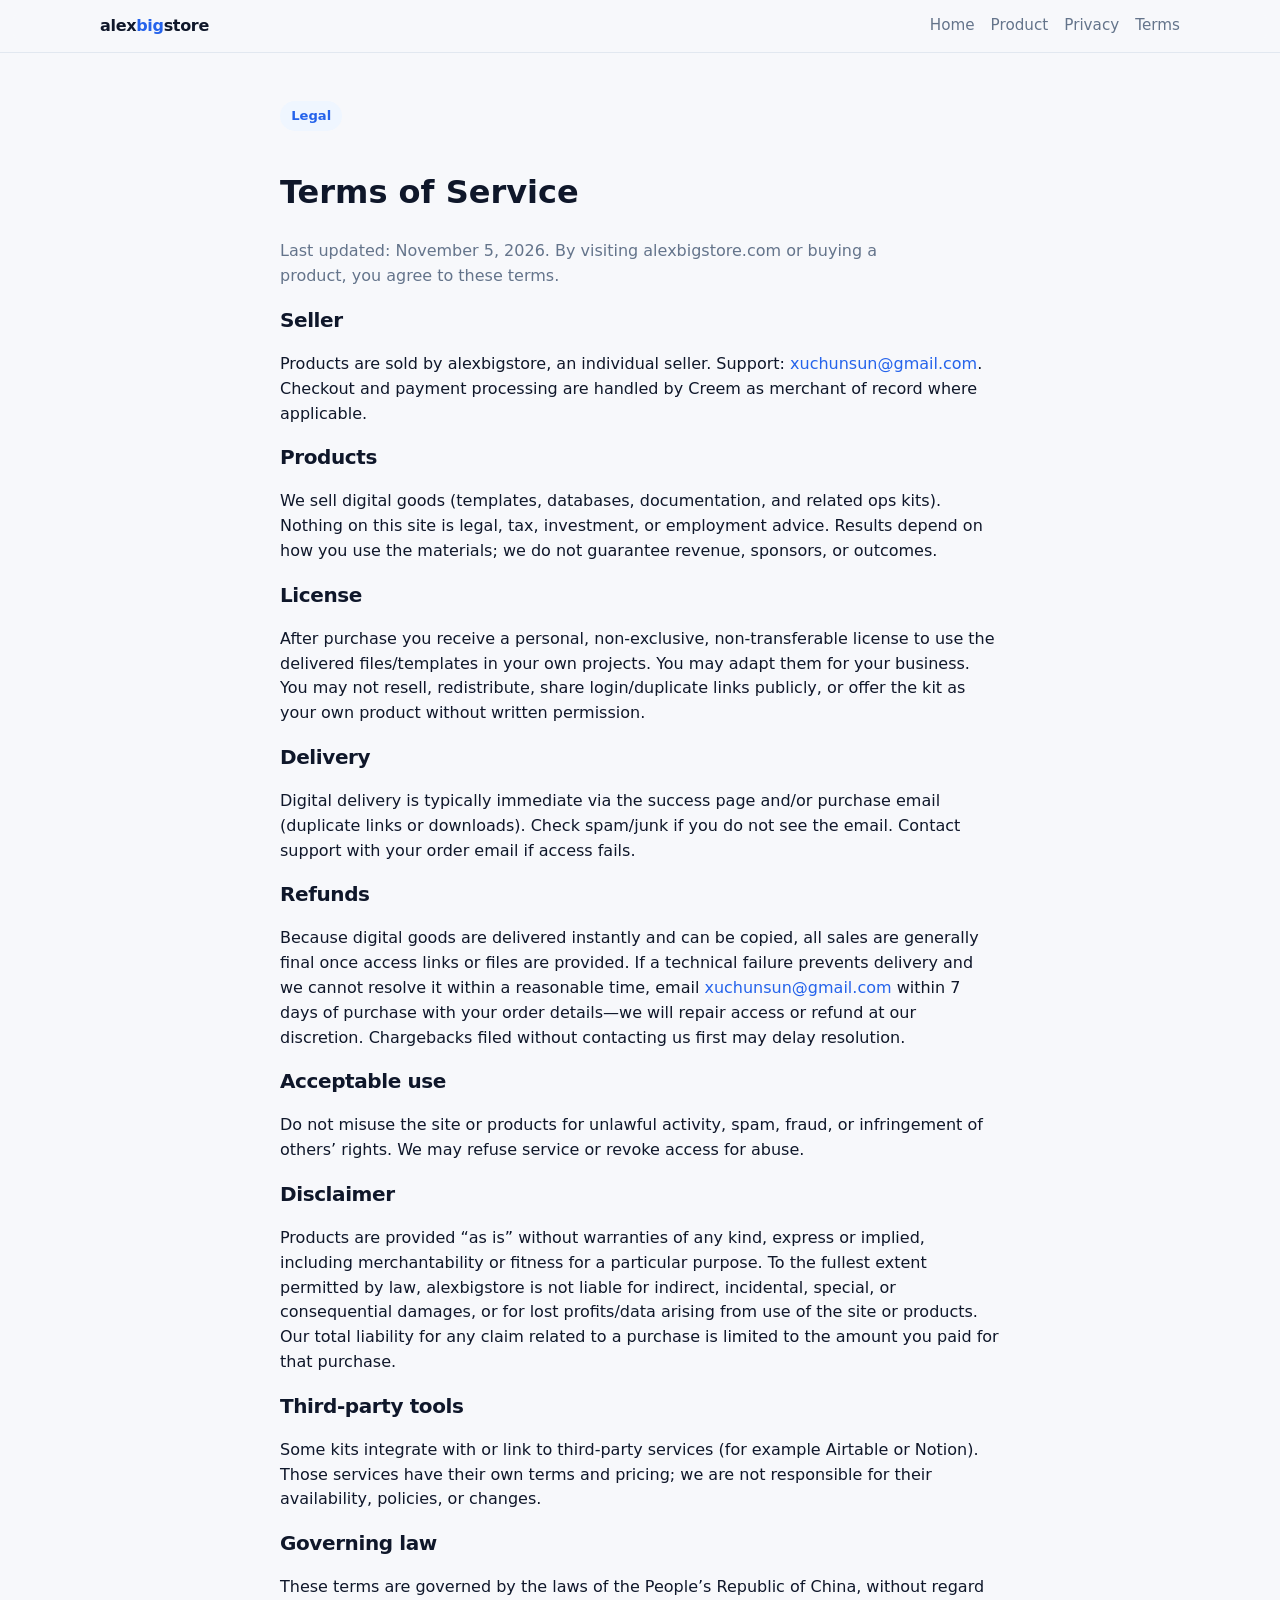
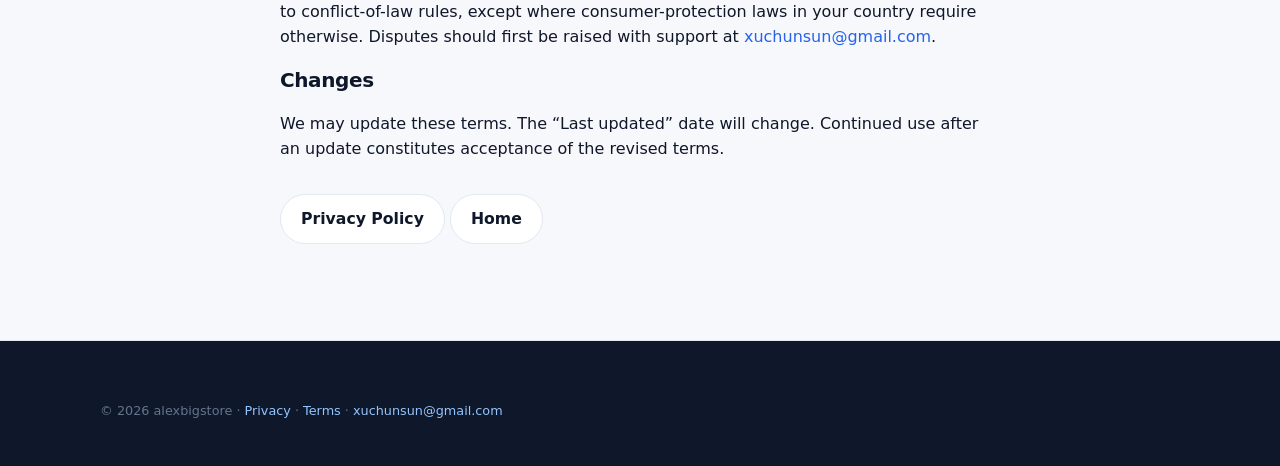
<file: terms/index.html>
<!DOCTYPE html>
<html lang="en">
<head>
  <meta charset="utf-8" />
  <meta name="viewport" content="width=device-width, initial-scale=1" />
  <title>Terms of Service — alexbigstore</title>
  <meta name="description" content="Terms of Service for alexbigstore digital products." />
  <link rel="stylesheet" href="/styles.css" />
</head>
<body>
  <header class="site-header">
    <div class="wrap inner">
      <a class="logo" href="/">alex<span>big</span>store</a>
      <nav class="nav" aria-label="Primary">
        <a href="/">Home</a>
        <a href="/newsletter-sponsorship-ops/">Product</a>
        <a href="/privacy/">Privacy</a>
        <a href="/terms/">Terms</a>
      </nav>
    </div>
  </header>

  <main class="wrap page-narrow">
    <div class="eyebrow">Legal</div>
    <h1>Terms of Service</h1>
    <p class="lede" style="color:var(--muted);max-width:40rem">Last updated: November 5, 2026. By visiting alexbigstore.com or buying a product, you agree to these terms.</p>

    <h2 class="section-title" style="font-size:1.25rem">Seller</h2>
    <p>Products are sold by alexbigstore, an individual seller. Support: <a href="mailto:xuchunsun@gmail.com">xuchunsun@gmail.com</a>. Checkout and payment processing are handled by Creem as merchant of record where applicable.</p>

    <h2 class="section-title" style="font-size:1.25rem">Products</h2>
    <p>We sell digital goods (templates, databases, documentation, and related ops kits). Nothing on this site is legal, tax, investment, or employment advice. Results depend on how you use the materials; we do not guarantee revenue, sponsors, or outcomes.</p>

    <h2 class="section-title" style="font-size:1.25rem">License</h2>
    <p>After purchase you receive a personal, non-exclusive, non-transferable license to use the delivered files/templates in your own projects. You may adapt them for your business. You may not resell, redistribute, share login/duplicate links publicly, or offer the kit as your own product without written permission.</p>

    <h2 class="section-title" style="font-size:1.25rem">Delivery</h2>
    <p>Digital delivery is typically immediate via the success page and/or purchase email (duplicate links or downloads). Check spam/junk if you do not see the email. Contact support with your order email if access fails.</p>

    <h2 class="section-title" style="font-size:1.25rem">Refunds</h2>
    <p>Because digital goods are delivered instantly and can be copied, all sales are generally final once access links or files are provided. If a technical failure prevents delivery and we cannot resolve it within a reasonable time, email <a href="mailto:xuchunsun@gmail.com">xuchunsun@gmail.com</a> within 7 days of purchase with your order details—we will repair access or refund at our discretion. Chargebacks filed without contacting us first may delay resolution.</p>

    <h2 class="section-title" style="font-size:1.25rem">Acceptable use</h2>
    <p>Do not misuse the site or products for unlawful activity, spam, fraud, or infringement of others’ rights. We may refuse service or revoke access for abuse.</p>

    <h2 class="section-title" style="font-size:1.25rem">Disclaimer</h2>
    <p>Products are provided “as is” without warranties of any kind, express or implied, including merchantability or fitness for a particular purpose. To the fullest extent permitted by law, alexbigstore is not liable for indirect, incidental, special, or consequential damages, or for lost profits/data arising from use of the site or products. Our total liability for any claim related to a purchase is limited to the amount you paid for that purchase.</p>

    <h2 class="section-title" style="font-size:1.25rem">Third-party tools</h2>
    <p>Some kits integrate with or link to third-party services (for example Airtable or Notion). Those services have their own terms and pricing; we are not responsible for their availability, policies, or changes.</p>

    <h2 class="section-title" style="font-size:1.25rem">Governing law</h2>
    <p>These terms are governed by the laws of the People’s Republic of China, without regard to conflict-of-law rules, except where consumer-protection laws in your country require otherwise. Disputes should first be raised with support at <a href="mailto:xuchunsun@gmail.com">xuchunsun@gmail.com</a>.</p>

    <h2 class="section-title" style="font-size:1.25rem">Changes</h2>
    <p>We may update these terms. The “Last updated” date will change. Continued use after an update constitutes acceptance of the revised terms.</p>

    <p style="margin-top:2rem"><a class="btn btn-ghost" href="/privacy/">Privacy Policy</a> <a class="btn btn-ghost" href="/">Home</a></p>
  </main>

  <footer class="site-footer">
    <div class="wrap">
      <p class="meta-line">© <span id="y"></span> alexbigstore · <a href="/privacy/">Privacy</a> · <a href="/terms/">Terms</a> · <a href="mailto:xuchunsun@gmail.com">xuchunsun@gmail.com</a></p>
    </div>
  </footer>
  <script>document.getElementById("y").textContent = new Date().getFullYear();</script>
</body>
</html>
</file>
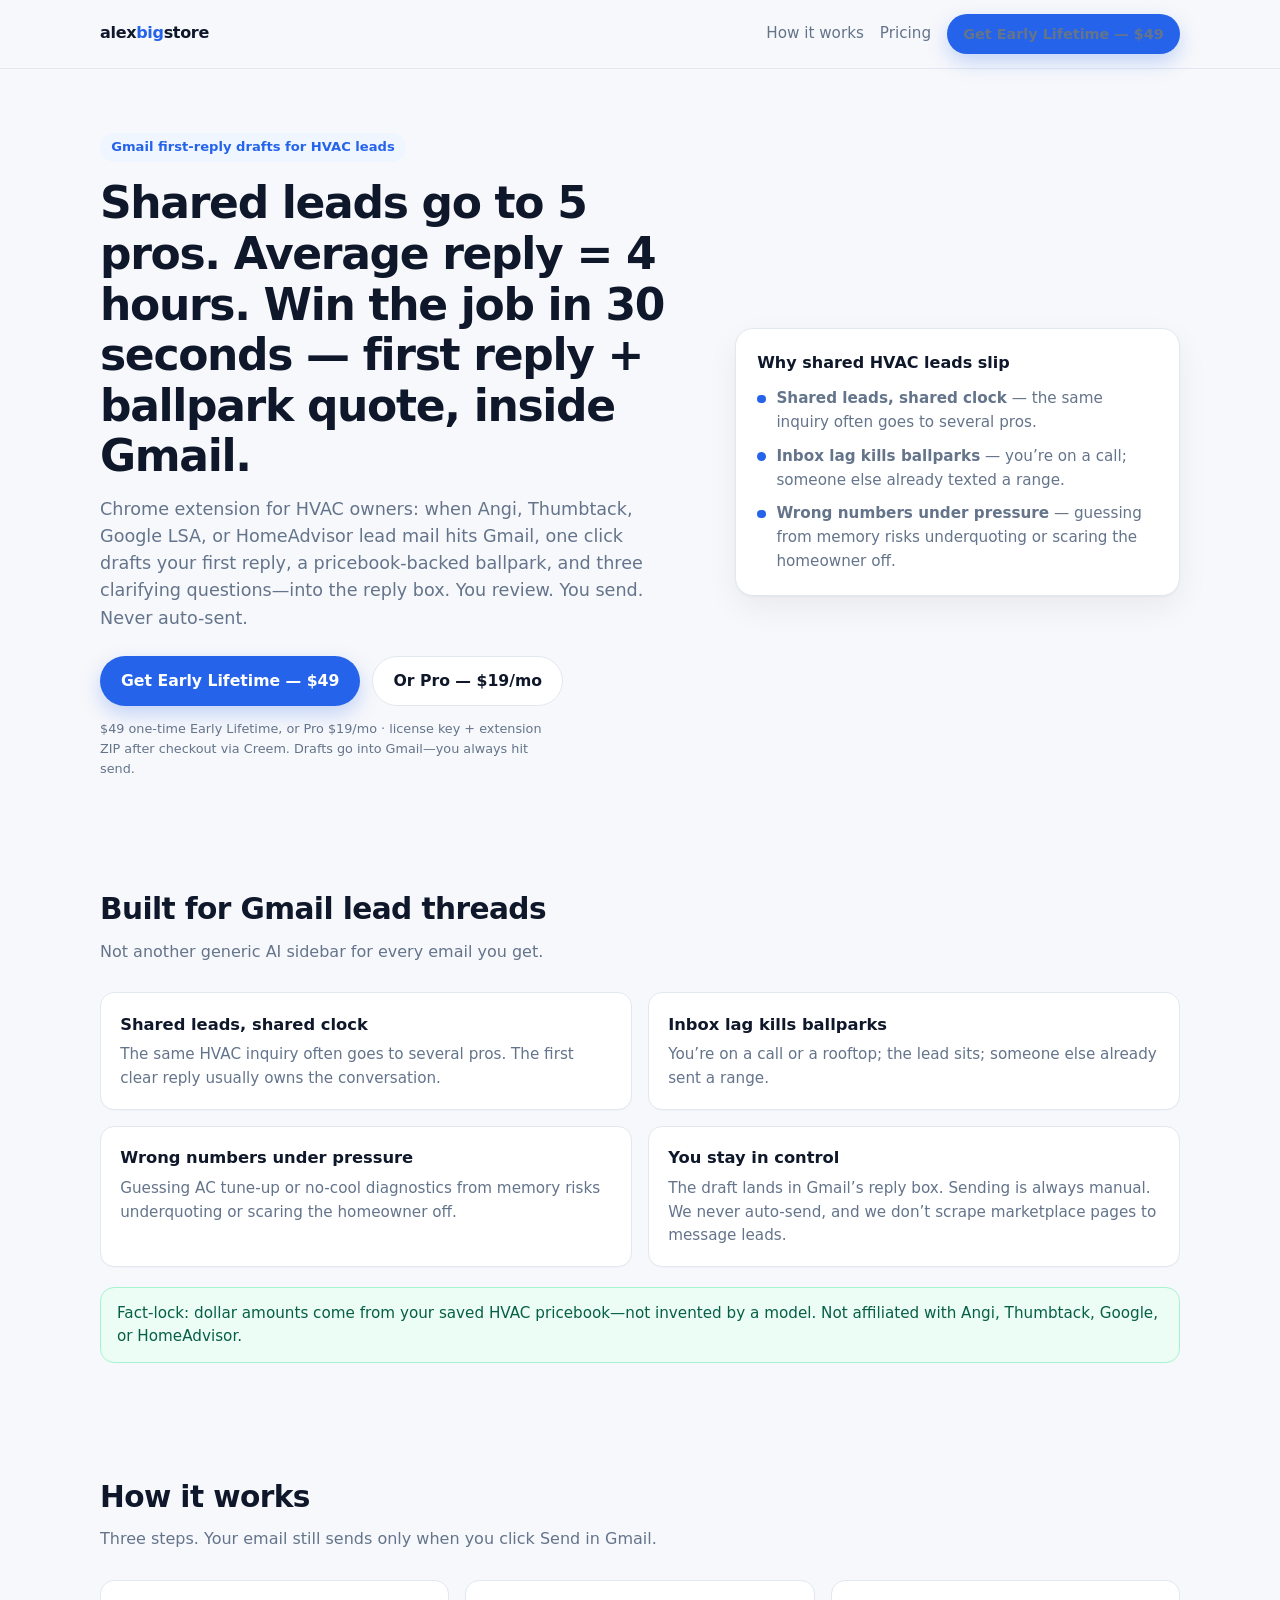
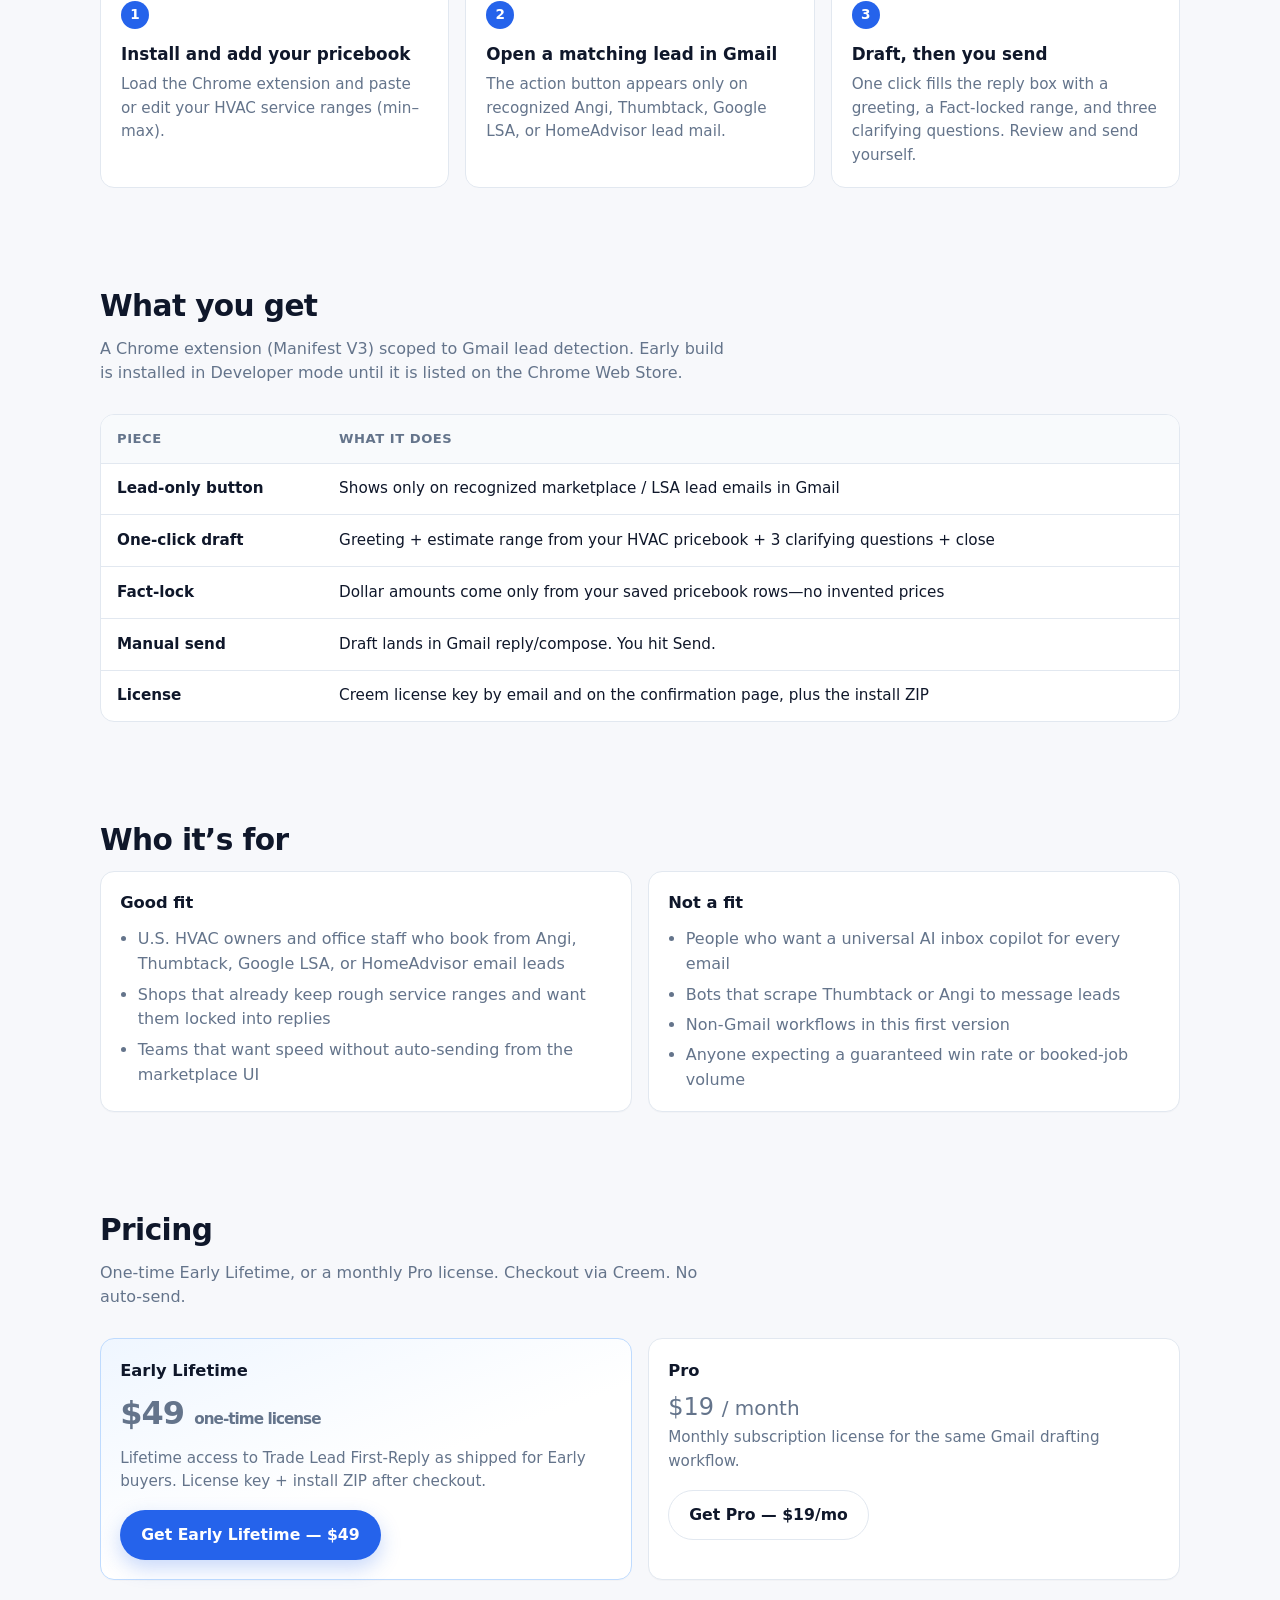
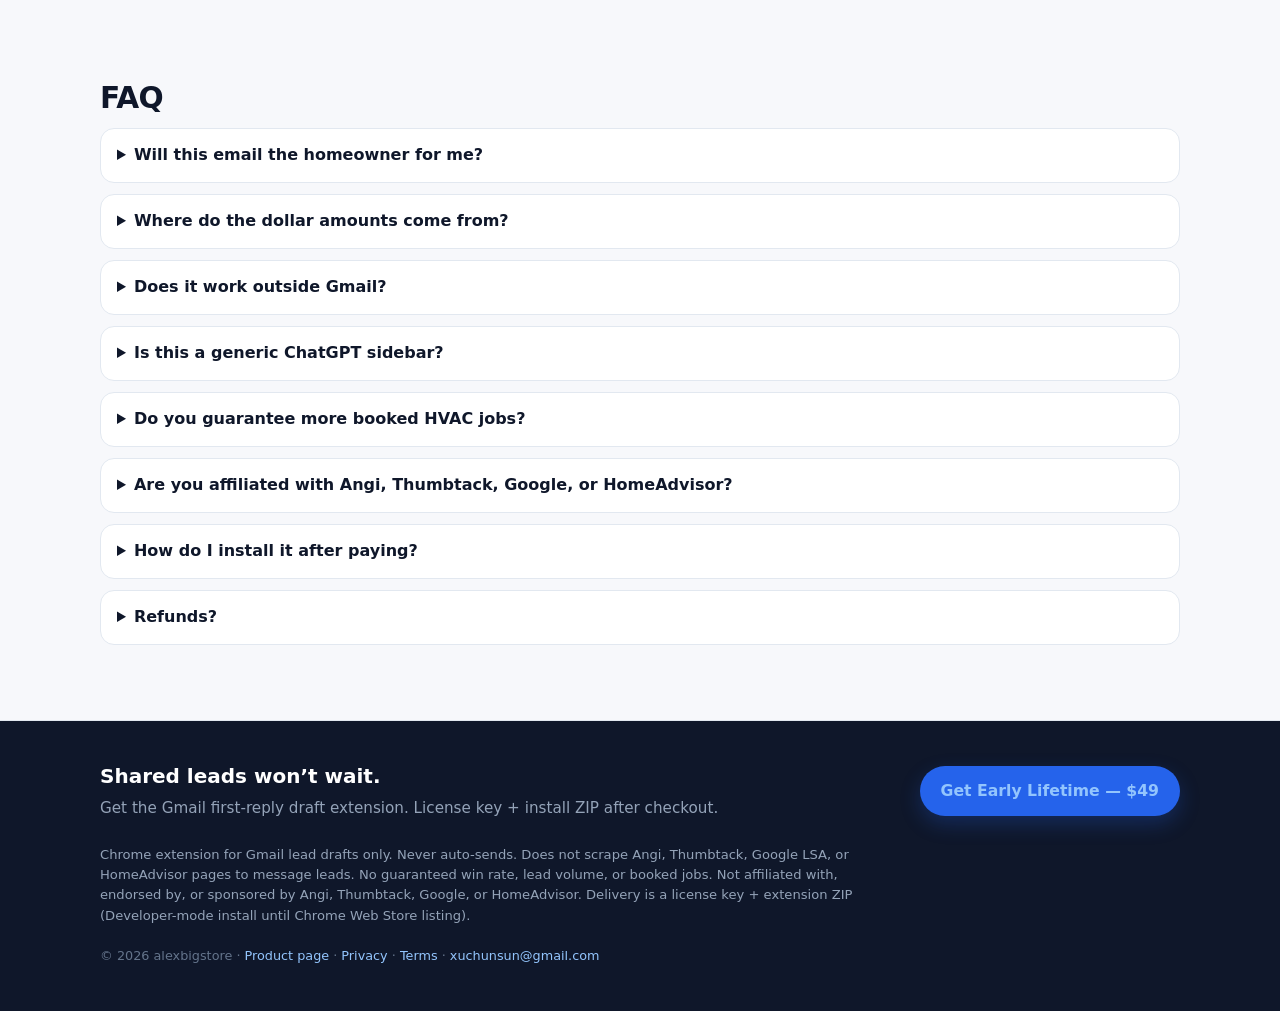
<file: trade-lead-first-reply/index.html>
<!DOCTYPE html>
<html lang="en">
<head>
  <meta charset="utf-8" />
  <meta name="viewport" content="width=device-width, initial-scale=1" />
  <title>Trade Lead First-Reply | alexbigstore</title>
  <meta name="description" content="Chrome extension for HVAC owners: one-click first reply + pricebook ballpark + 3 clarifying questions on Angi, Thumbtack, Google LSA, or HomeAdvisor lead emails in Gmail. Draft only—never auto-sends." />
  <link rel="stylesheet" href="/styles.css" />
  <!-- Creem cancel path: /trade-lead-first-reply/?cancelled=1
       Early Lifetime: prod_5HNCiNfPIZRA7VindKfUO0 — $49 one-time
       Pro: prod_63CYoFC7rg551mdl43s0W5 — $19/mo -->
</head>
<body>
  <header class="site-header">
    <div class="wrap inner">
      <a class="logo" href="/">alex<span>big</span>store</a>
      <nav class="nav" aria-label="Primary">
        <a href="#how">How it works</a>
        <a href="#pricing">Pricing</a>
        <a
          class="btn btn-primary btn-sm"
          href="https://www.creem.io/product/prod_5HNCiNfPIZRA7VindKfUO0"
          data-creem-product="prod_5HNCiNfPIZRA7VindKfUO0"
        >Get Early Lifetime — $49</a>
      </nav>
    </div>
  </header>

  <main>
    <div class="wrap">
      <div id="cancelled-banner" class="banner" role="status">
        Checkout was cancelled—no charge. You can restart anytime when you’re ready.
      </div>
    </div>

    <section class="hero">
      <div class="wrap hero-grid">
        <div>
          <div class="eyebrow">Gmail first-reply drafts for HVAC leads</div>
          <h1>Shared leads go to 5 pros. Average reply = 4 hours. Win the job in 30 seconds — first reply + ballpark quote, inside Gmail.</h1>
          <p class="lede">Chrome extension for HVAC owners: when Angi, Thumbtack, Google LSA, or HomeAdvisor lead mail hits Gmail, one click drafts your first reply, a pricebook-backed ballpark, and three clarifying questions—into the reply box. You review. You send. Never auto-sent.</p>
          <div class="cta-row">
            <a
          class="btn btn-primary"
          href="https://www.creem.io/product/prod_5HNCiNfPIZRA7VindKfUO0"
          data-creem-product="prod_5HNCiNfPIZRA7VindKfUO0"
        >Get Early Lifetime — $49</a>
            <a
          class="btn btn-ghost"
          href="https://www.creem.io/product/prod_63CYoFC7rg551mdl43s0W5"
          data-creem-product="prod_63CYoFC7rg551mdl43s0W5"
        >Or Pro — $19/mo</a>
          </div>
          <p class="cta-note">$49 one-time Early Lifetime, or Pro $19/mo · license key + extension ZIP after checkout via Creem. Drafts go into Gmail—you always hit send.</p>
        </div>
        <aside class="hero-card" aria-label="Pain snapshot">
          <h3>Why shared HVAC leads slip</h3>
          <ul class="mini-list">
            <li><span class="dot" aria-hidden="true"></span><span><strong>Shared leads, shared clock</strong> — the same inquiry often goes to several pros.</span></li>
            <li><span class="dot" aria-hidden="true"></span><span><strong>Inbox lag kills ballparks</strong> — you’re on a call; someone else already texted a range.</span></li>
            <li><span class="dot" aria-hidden="true"></span><span><strong>Wrong numbers under pressure</strong> — guessing from memory risks underquoting or scaring the homeowner off.</span></li>
          </ul>
        </aside>
      </div>
    </section>

    <section id="pain">
      <div class="wrap">
        <h2 class="section-title">Built for Gmail lead threads</h2>
        <p class="section-sub">Not another generic AI sidebar for every email you get.</p>
        <div class="pain-grid">
          <article class="card">
            <h3>Shared leads, shared clock</h3>
            <p>The same HVAC inquiry often goes to several pros. The first clear reply usually owns the conversation.</p>
          </article>
          <article class="card">
            <h3>Inbox lag kills ballparks</h3>
            <p>You’re on a call or a rooftop; the lead sits; someone else already sent a range.</p>
          </article>
          <article class="card">
            <h3>Wrong numbers under pressure</h3>
            <p>Guessing AC tune-up or no-cool diagnostics from memory risks underquoting or scaring the homeowner off.</p>
          </article>
          <article class="card">
            <h3>You stay in control</h3>
            <p>The draft lands in Gmail’s reply box. Sending is always manual. We never auto-send, and we don’t scrape marketplace pages to message leads.</p>
          </article>
        </div>
        <p class="pill-note">Fact-lock: dollar amounts come from your saved HVAC pricebook—not invented by a model. Not affiliated with Angi, Thumbtack, Google, or HomeAdvisor.</p>
      </div>
    </section>

    <section id="how">
      <div class="wrap">
        <h2 class="section-title">How it works</h2>
        <p class="section-sub">Three steps. Your email still sends only when you click Send in Gmail.</p>
        <div class="steps">
          <article class="step">
            <h3>Install and add your pricebook</h3>
            <p>Load the Chrome extension and paste or edit your HVAC service ranges (min–max).</p>
          </article>
          <article class="step">
            <h3>Open a matching lead in Gmail</h3>
            <p>The action button appears only on recognized Angi, Thumbtack, Google LSA, or HomeAdvisor lead mail.</p>
          </article>
          <article class="step">
            <h3>Draft, then you send</h3>
            <p>One click fills the reply box with a greeting, a Fact-locked range, and three clarifying questions. Review and send yourself.</p>
          </article>
        </div>
      </div>
    </section>

    <section id="inside">
      <div class="wrap">
        <h2 class="section-title">What you get</h2>
        <p class="section-sub">A Chrome extension (Manifest V3) scoped to Gmail lead detection. Early build is installed in Developer mode until it is listed on the Chrome Web Store.</p>
        <div class="table-wrap">
          <table>
            <thead>
              <tr>
                <th>Piece</th>
                <th>What it does</th>
              </tr>
            </thead>
            <tbody>
              <tr>
                <td><strong>Lead-only button</strong></td>
                <td>Shows only on recognized marketplace / LSA lead emails in Gmail</td>
              </tr>
              <tr>
                <td><strong>One-click draft</strong></td>
                <td>Greeting + estimate range from your HVAC pricebook + 3 clarifying questions + close</td>
              </tr>
              <tr>
                <td><strong>Fact-lock</strong></td>
                <td>Dollar amounts come only from your saved pricebook rows—no invented prices</td>
              </tr>
              <tr>
                <td><strong>Manual send</strong></td>
                <td>Draft lands in Gmail reply/compose. You hit Send.</td>
              </tr>
              <tr>
                <td><strong>License</strong></td>
                <td>Creem license key by email and on the confirmation page, plus the install ZIP</td>
              </tr>
            </tbody>
          </table>
        </div>
      </div>
    </section>

    <section id="who">
      <div class="wrap">
        <h2 class="section-title">Who it’s for</h2>
        <div class="two-col">
          <article class="card">
            <h3>Good fit</h3>
            <ul class="muted-list">
              <li>U.S. HVAC owners and office staff who book from Angi, Thumbtack, Google LSA, or HomeAdvisor email leads</li>
              <li>Shops that already keep rough service ranges and want them locked into replies</li>
              <li>Teams that want speed without auto-sending from the marketplace UI</li>
            </ul>
          </article>
          <article class="card">
            <h3>Not a fit</h3>
            <ul class="muted-list">
              <li>People who want a universal AI inbox copilot for every email</li>
              <li>Bots that scrape Thumbtack or Angi to message leads</li>
              <li>Non-Gmail workflows in this first version</li>
              <li>Anyone expecting a guaranteed win rate or booked-job volume</li>
            </ul>
          </article>
        </div>
      </div>
    </section>

    <section id="pricing">
      <div class="wrap">
        <h2 class="section-title">Pricing</h2>
        <p class="section-sub">One-time Early Lifetime, or a monthly Pro license. Checkout via Creem. No auto-send.</p>
        <div class="two-col">
          <article class="card price-box">
            <h3>Early Lifetime</h3>
            <p class="amount">$49 <small>one-time license</small></p>
            <p>Lifetime access to Trade Lead First-Reply as shipped for Early buyers. License key + install ZIP after checkout.</p>
            <p style="margin-top:1rem">
              <a
          class="btn btn-primary"
          href="https://www.creem.io/product/prod_5HNCiNfPIZRA7VindKfUO0"
          data-creem-product="prod_5HNCiNfPIZRA7VindKfUO0"
        >Get Early Lifetime — $49</a>
            </p>
          </article>
          <article class="card">
            <h3>Pro</h3>
            <p class="amount" style="font-size:1.5rem">$19 <small>/ month</small></p>
            <p>Monthly subscription license for the same Gmail drafting workflow.</p>
            <p style="margin-top:1rem">
              <a
          class="btn btn-ghost"
          href="https://www.creem.io/product/prod_63CYoFC7rg551mdl43s0W5"
          data-creem-product="prod_63CYoFC7rg551mdl43s0W5"
        >Get Pro — $19/mo</a>
            </p>
          </article>
        </div>
      </div>
    </section>

    <section id="faq" class="faq">

      <div class="wrap">
        <h2 class="section-title">FAQ</h2>
        <details>
          <summary>Will this email the homeowner for me?</summary>
          <p>No. It only inserts a draft into Gmail’s reply box. Sending is always manual. We never auto-send, and we do not scrape Angi or Thumbtack pages to message leads.</p>
        </details>
        <details>
          <summary>Where do the dollar amounts come from?</summary>
          <p>Your pricebook. Drafts are Fact-locked to those rows—the extension should not invent prices that aren’t in your table.</p>
        </details>
        <details>
          <summary>Does it work outside Gmail?</summary>
          <p>This version is Gmail-only.</p>
        </details>
        <details>
          <summary>Is this a generic ChatGPT sidebar?</summary>
          <p>No. The button shows only on recognized lead emails from Angi, Thumbtack, Google LSA, and HomeAdvisor patterns (source-of-lead mail only).</p>
        </details>
        <details>
          <summary>Do you guarantee more booked HVAC jobs?</summary>
          <p>No. Faster, clearer first replies help you compete on shared leads; results still depend on your pricing, reviews, and capacity. We don’t invent testimonials or win-rate stats.</p>
        </details>
        <details>
          <summary>Are you affiliated with Angi, Thumbtack, Google, or HomeAdvisor?</summary>
          <p><strong>No.</strong> Those names appear only to describe where lead-notification emails may come from. Trade Lead First-Reply is an independent tool and is not affiliated with, endorsed by, or sponsored by Angi, Thumbtack, Google, or HomeAdvisor.</p>
        </details>
        <details>
          <summary>How do I install it after paying?</summary>
          <p>After checkout you’ll get a license key and the extension ZIP (also in your receipt email and Creem customer portal). Unzip, open chrome://extensions, turn on Developer mode, Load unpacked, then paste the key in Options. Full steps are on the thank-you page and in INSTALL.md inside the ZIP.</p>
        </details>
        <details>
          <summary>Refunds?</summary>
          <p>7-day refund if the extension cannot be installed on a current stable Chrome build or the license key will not activate and we cannot resolve it. No refund for change-of-mind after successful activation, or for outcomes (booked jobs or lead volume). Questions: email xuchunsun@gmail.com with your order details.</p>
        </details>
      </div>
    </section>
  </main>

  <footer class="site-footer">
    <div class="wrap">
      <div class="footer-cta">
        <div>
          <h2>Shared leads won’t wait.</h2>
          <p>Get the Gmail first-reply draft extension. License key + install ZIP after checkout.</p>
        </div>
        <a
          class="btn btn-primary"
          href="https://www.creem.io/product/prod_5HNCiNfPIZRA7VindKfUO0"
          data-creem-product="prod_5HNCiNfPIZRA7VindKfUO0"
        >Get Early Lifetime — $49</a>
      </div>
      <p class="compliance">Chrome extension for Gmail lead drafts only. Never auto-sends. Does not scrape Angi, Thumbtack, Google LSA, or HomeAdvisor pages to message leads. No guaranteed win rate, lead volume, or booked jobs. Not affiliated with, endorsed by, or sponsored by Angi, Thumbtack, Google, or HomeAdvisor. Delivery is a license key + extension ZIP (Developer-mode install until Chrome Web Store listing).</p>
      <p class="meta-line">© <span id="y"></span> alexbigstore · <a href="/trade-lead-first-reply/">Product page</a> · <a href="/privacy/">Privacy</a> · <a href="/terms/">Terms</a> · <a href="mailto:xuchunsun@gmail.com">xuchunsun@gmail.com</a></p>
    </div>
  </footer>
  <script>
    document.getElementById("y").textContent = new Date().getFullYear();
    (function () {
      try {
        var q = new URLSearchParams(window.location.search);
        if (q.get("cancelled") === "1") {
          var el = document.getElementById("cancelled-banner");
          if (el) el.classList.add("show");
        }
      } catch (e) {}
    })();
  </script>
</body>
</html>
</file>
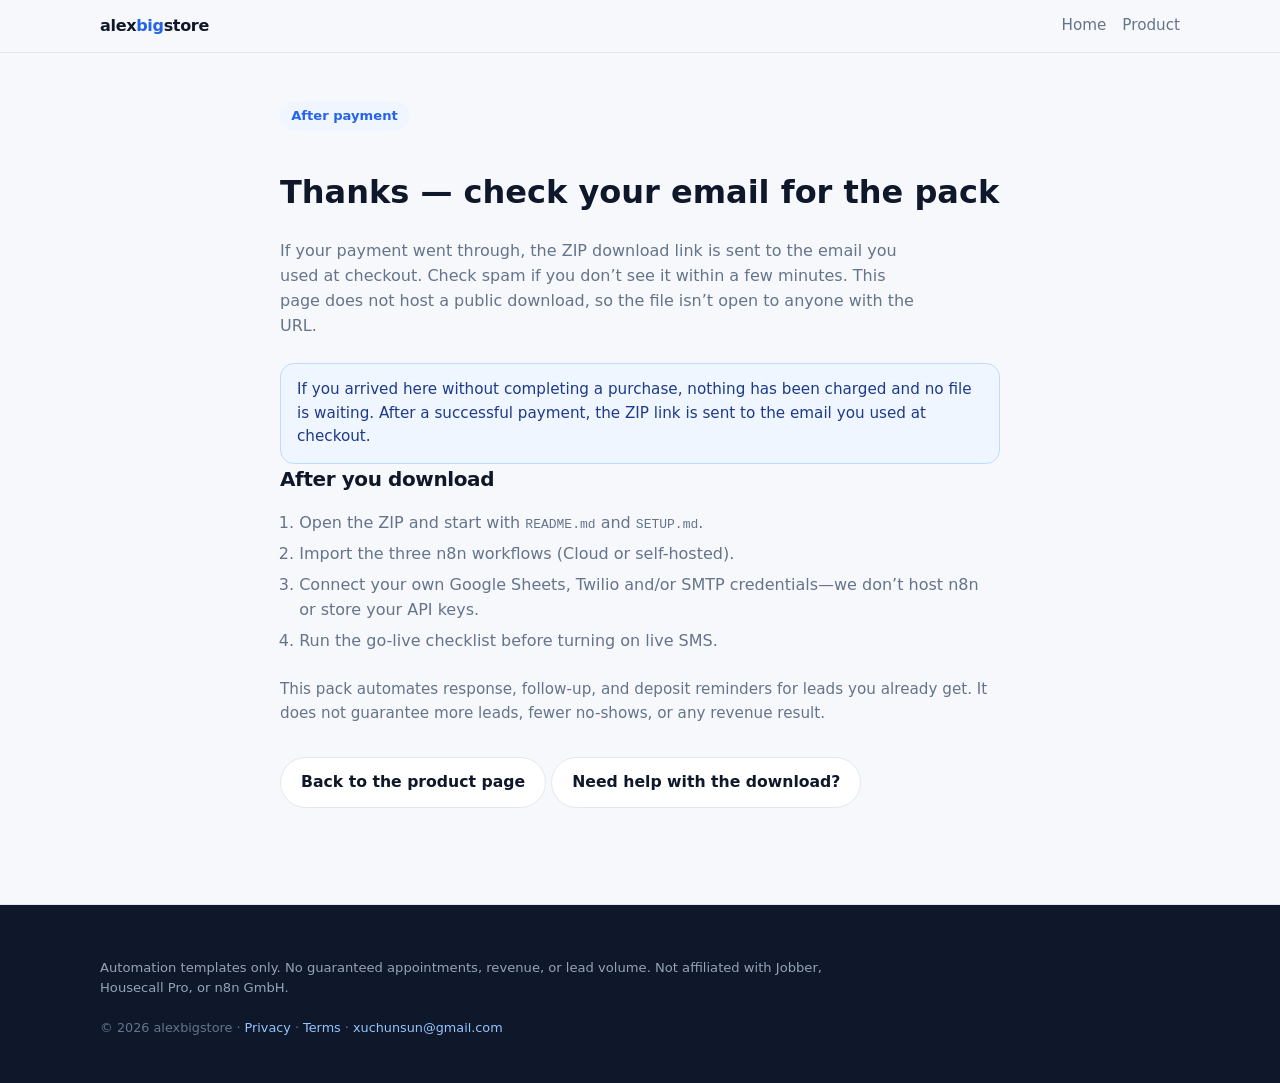
<file: thanks/local-service-lead-ops/index.html>
<!DOCTYPE html>
<html lang="en">
<head>
  <meta charset="utf-8" />
  <meta name="viewport" content="width=device-width, initial-scale=1" />
  <title>Thanks — Local Service Lead Ops Pack</title>
  <meta name="robots" content="noindex" />
  <meta name="description" content="Your Local Service Lead Ops Pack purchase confirmation. The ZIP is sent to your email." />
  <link rel="stylesheet" href="/styles.css" />
</head>
<body>
  <header class="site-header">
    <div class="wrap inner">
      <a class="logo" href="/">alex<span>big</span>store</a>
      <nav class="nav" aria-label="Primary">
        <a href="/">Home</a>
        <a href="/local-service-lead-ops/">Product</a>
      </nav>
    </div>
  </header>

  <main class="wrap page-narrow">
    <div class="eyebrow">After payment</div>
    <h1>Thanks — check your email for the pack</h1>
    <p class="lede" style="color:var(--muted);max-width:40rem">
      If your payment went through, the ZIP download link is sent to the email you used at checkout.
      Check spam if you don’t see it within a few minutes. This page does not host a public download, so the file isn’t open to anyone with the URL.
    </p>

    <div class="notice">
      If you arrived here without completing a purchase, nothing has been charged and no file is waiting. After a successful payment, the ZIP link is sent to the email you used at checkout.
    </div>

    <h2 class="section-title" style="font-size:1.25rem">After you download</h2>
    <ol class="setup-ol">
      <li>Open the ZIP and start with <code>README.md</code> and <code>SETUP.md</code>.</li>
      <li>Import the three n8n workflows (Cloud or self-hosted).</li>
      <li>Connect your own Google Sheets, Twilio and/or SMTP credentials—we don’t host n8n or store your API keys.</li>
      <li>Run the go-live checklist before turning on live SMS.</li>
    </ol>

    <p style="margin-top:1.5rem;color:var(--muted);font-size:0.95rem">
      This pack automates response, follow-up, and deposit reminders for leads you already get. It does not guarantee more leads, fewer no-shows, or any revenue result.
    </p>

    <p style="margin-top:2rem">
      <a class="btn btn-ghost" href="/local-service-lead-ops/">Back to the product page</a>
      <a class="btn btn-ghost" href="mailto:xuchunsun@gmail.com?subject=Lead%20Ops%20Pack%20access">Need help with the download?</a>
    </p>
  </main>

  <footer class="site-footer">
    <div class="wrap">
      <p class="compliance">Automation templates only. No guaranteed appointments, revenue, or lead volume. Not affiliated with Jobber, Housecall Pro, or n8n GmbH.</p>
      <p class="meta-line">© <span id="y"></span> alexbigstore · <a href="/privacy/">Privacy</a> · <a href="/terms/">Terms</a> · <a href="mailto:xuchunsun@gmail.com">xuchunsun@gmail.com</a></p>
    </div>
  </footer>
  <script>document.getElementById("y").textContent = new Date().getFullYear();</script>
</body>
</html>
</file>
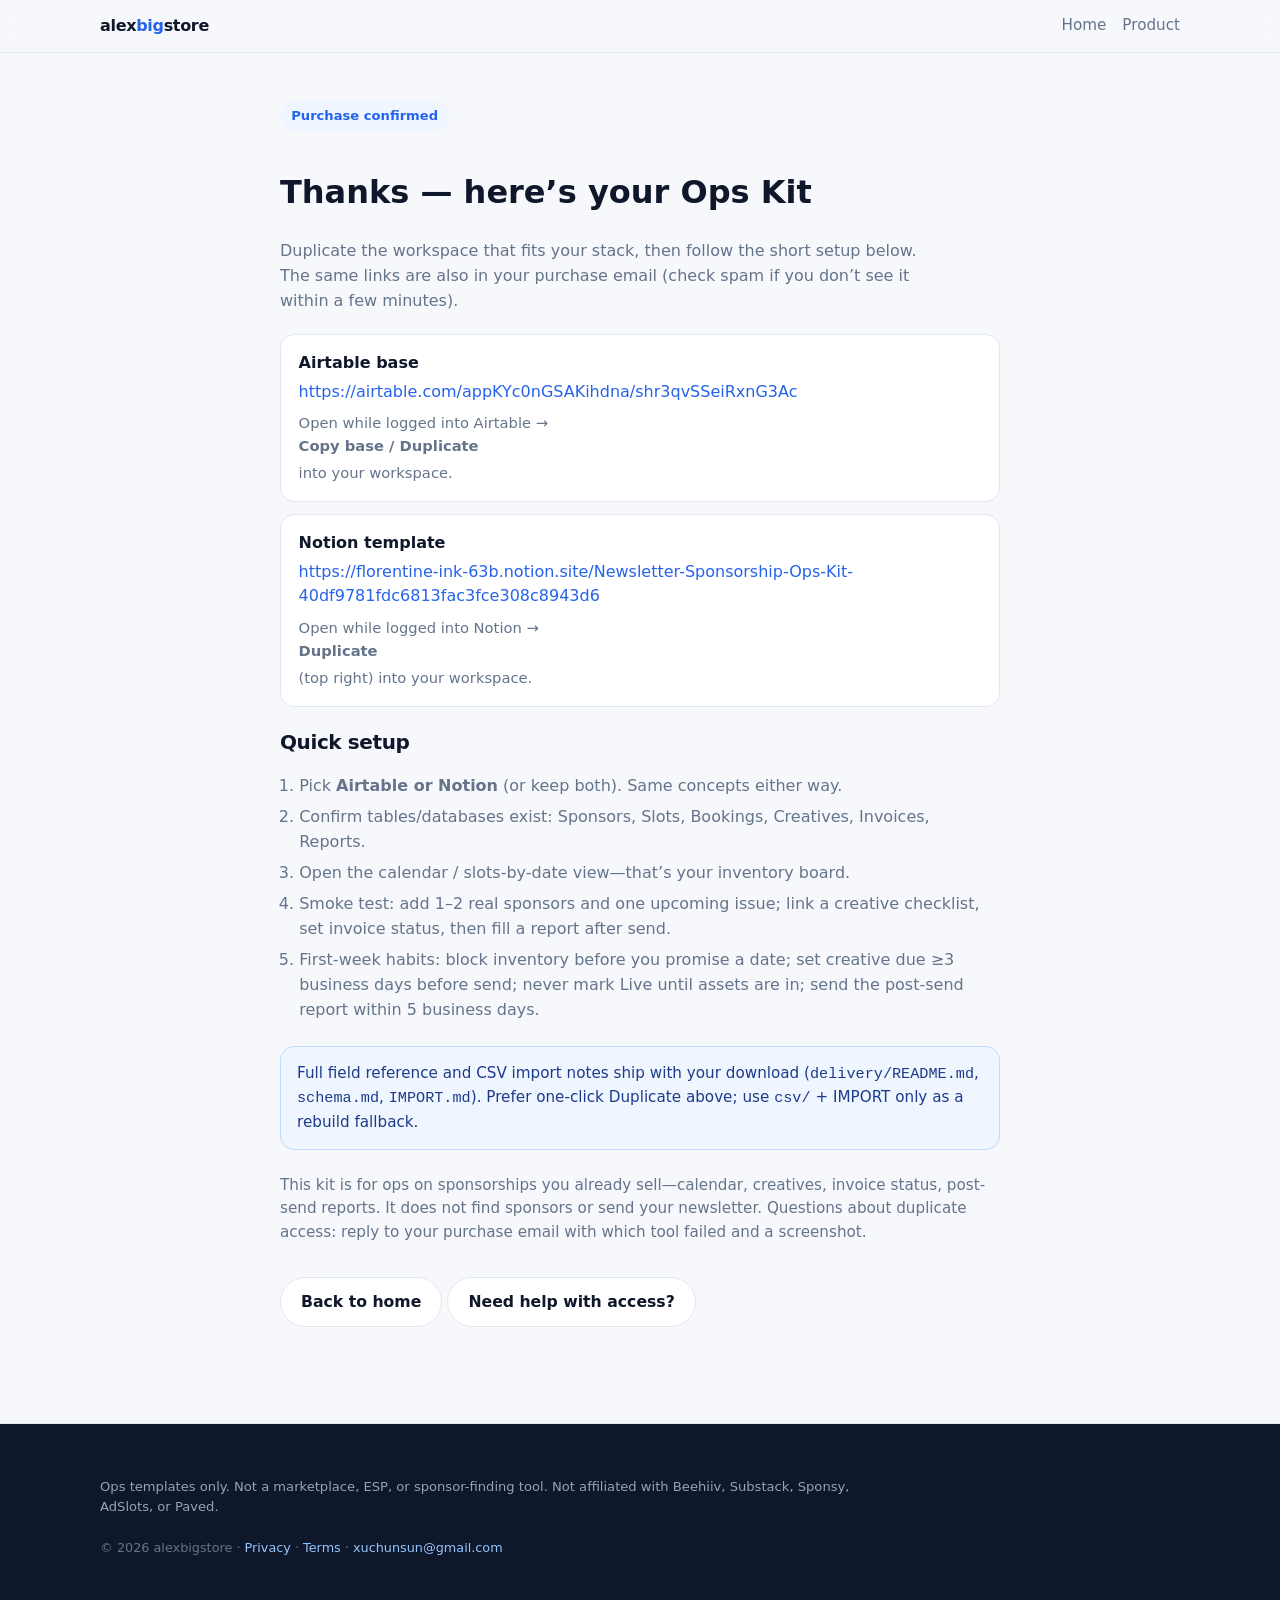
<file: thanks/newsletter-sponsorship-ops/index.html>
<!DOCTYPE html>
<html lang="en">
<head>
  <meta charset="utf-8" />
  <meta name="viewport" content="width=device-width, initial-scale=1" />
  <title>Thanks — Newsletter Sponsorship Ops Kit</title>
  <meta name="robots" content="noindex" />
  <meta name="description" content="Your Newsletter Sponsorship Ops Kit purchase confirmation and unlock links." />
  <link rel="stylesheet" href="/styles.css" />
</head>
<body>
  <header class="site-header">
    <div class="wrap inner">
      <a class="logo" href="/">alex<span>big</span>store</a>
      <nav class="nav" aria-label="Primary">
        <a href="/">Home</a>
        <a href="/newsletter-sponsorship-ops/">Product</a>
      </nav>
    </div>
  </header>

  <main class="wrap page-narrow">
    <div class="eyebrow">Purchase confirmed</div>
    <h1>Thanks — here’s your Ops Kit</h1>
    <p class="lede" style="color:var(--muted);max-width:40rem">
      Duplicate the workspace that fits your stack, then follow the short setup below.
      The same links are also in your purchase email (check spam if you don’t see it within a few minutes).
    </p>

    <ul class="unlock-list">
      <li>
        <strong>Airtable base</strong>
        <a href="https://airtable.com/appKYc0nGSAKihdna/shr3qvSSeiRxnG3Ac">https://airtable.com/appKYc0nGSAKihdna/shr3qvSSeiRxnG3Ac</a>
        <p style="margin:0.5rem 0 0;color:var(--muted);font-size:0.92rem">Open while logged into Airtable → <strong>Copy base / Duplicate</strong> into your workspace.</p>
      </li>
      <li>
        <strong>Notion template</strong>
        <a href="https://florentine-ink-63b.notion.site/Newsletter-Sponsorship-Ops-Kit-40df9781fdc6813fac3fce308c8943d6">https://florentine-ink-63b.notion.site/Newsletter-Sponsorship-Ops-Kit-40df9781fdc6813fac3fce308c8943d6</a>
        <p style="margin:0.5rem 0 0;color:var(--muted);font-size:0.92rem">Open while logged into Notion → <strong>Duplicate</strong> (top right) into your workspace.</p>
      </li>
    </ul>

    <h2 class="section-title" style="font-size:1.25rem">Quick setup</h2>
    <ol class="setup-ol">
      <li>Pick <strong>Airtable or Notion</strong> (or keep both). Same concepts either way.</li>
      <li>Confirm tables/databases exist: Sponsors, Slots, Bookings, Creatives, Invoices, Reports.</li>
      <li>Open the calendar / slots-by-date view—that’s your inventory board.</li>
      <li>Smoke test: add 1–2 real sponsors and one upcoming issue; link a creative checklist, set invoice status, then fill a report after send.</li>
      <li>First-week habits: block inventory before you promise a date; set creative due ≥3 business days before send; never mark Live until assets are in; send the post-send report within 5 business days.</li>
    </ol>

    <div class="notice">
      Full field reference and CSV import notes ship with your download (<code>delivery/README.md</code>, <code>schema.md</code>, <code>IMPORT.md</code>).
      Prefer one-click Duplicate above; use <code>csv/</code> + IMPORT only as a rebuild fallback.
    </div>

    <p style="margin-top:1.5rem;color:var(--muted);font-size:0.95rem">
      This kit is for ops on sponsorships you already sell—calendar, creatives, invoice status, post-send reports.
      It does not find sponsors or send your newsletter. Questions about duplicate access: reply to your purchase email with which tool failed and a screenshot.
    </p>

    <p style="margin-top:2rem">
      <a class="btn btn-ghost" href="/">Back to home</a>
      <a class="btn btn-ghost" href="mailto:xuchunsun@gmail.com?subject=Ops%20Kit%20access">Need help with access?</a>
    </p>
  </main>

  <footer class="site-footer">
    <div class="wrap">
      <p class="compliance">Ops templates only. Not a marketplace, ESP, or sponsor-finding tool. Not affiliated with Beehiiv, Substack, Sponsy, AdSlots, or Paved.</p>
      <p class="meta-line">© <span id="y"></span> alexbigstore · <a href="/privacy/">Privacy</a> · <a href="/terms/">Terms</a> · <a href="mailto:xuchunsun@gmail.com">xuchunsun@gmail.com</a></p>
    </div>
  </footer>
  <script>document.getElementById("y").textContent = new Date().getFullYear();</script>
</body>
</html>
</file>
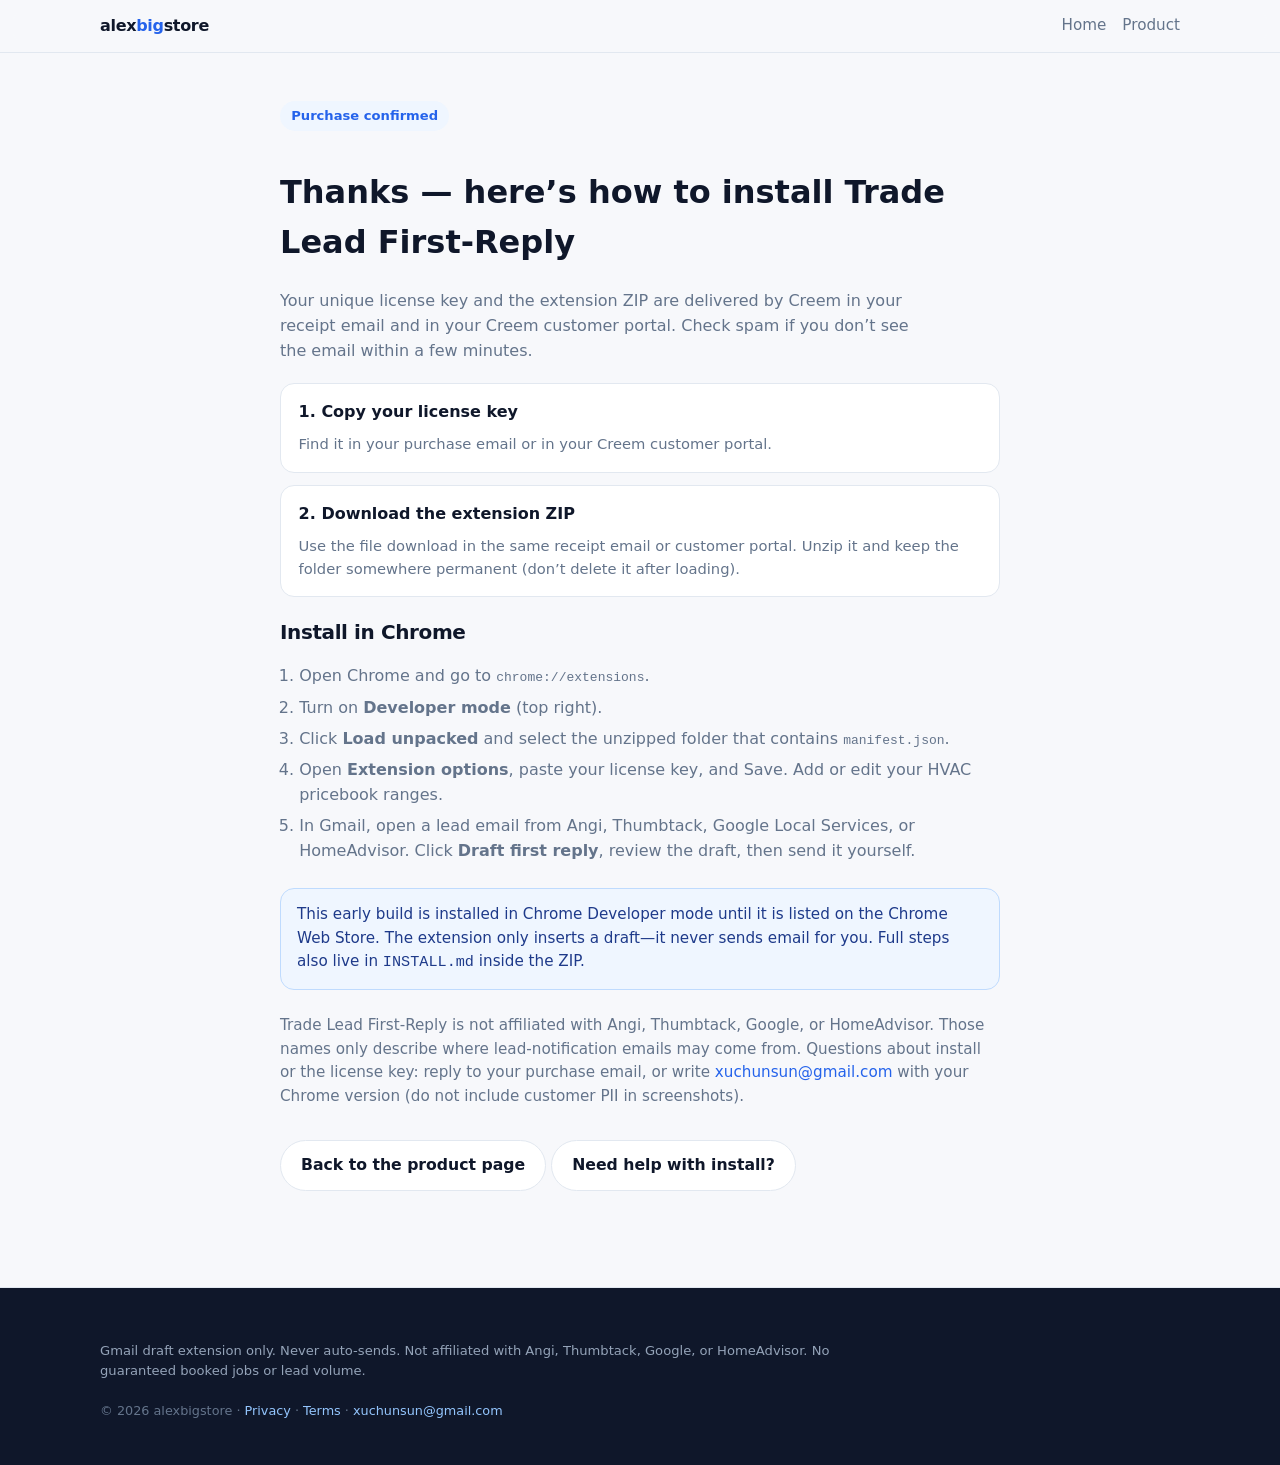
<file: thanks/trade-lead-first-reply/index.html>
<!DOCTYPE html>
<html lang="en">
<head>
  <meta charset="utf-8" />
  <meta name="viewport" content="width=device-width, initial-scale=1" />
  <title>Thanks — Trade Lead First-Reply</title>
  <meta name="robots" content="noindex" />
  <meta name="description" content="Your Trade Lead First-Reply purchase confirmation and install instructions." />
  <link rel="stylesheet" href="/styles.css" />
</head>
<body>
  <header class="site-header">
    <div class="wrap inner">
      <a class="logo" href="/">alex<span>big</span>store</a>
      <nav class="nav" aria-label="Primary">
        <a href="/">Home</a>
        <a href="/trade-lead-first-reply/">Product</a>
      </nav>
    </div>
  </header>

  <main class="wrap page-narrow">
    <div class="eyebrow">Purchase confirmed</div>
    <h1>Thanks — here’s how to install Trade Lead First-Reply</h1>
    <p class="lede" style="color:var(--muted);max-width:40rem">
      Your unique license key and the extension ZIP are delivered by Creem in your receipt email and in your Creem customer portal. Check spam if you don’t see the email within a few minutes.
    </p>

    <ul class="unlock-list">
      <li>
        <strong>1. Copy your license key</strong>
        <p style="margin:0.5rem 0 0;color:var(--muted);font-size:0.92rem">Find it in your purchase email or in your Creem customer portal.</p>
      </li>
      <li>
        <strong>2. Download the extension ZIP</strong>
        <p style="margin:0.5rem 0 0;color:var(--muted);font-size:0.92rem">Use the file download in the same receipt email or customer portal. Unzip it and keep the folder somewhere permanent (don’t delete it after loading).</p>
      </li>
    </ul>

    <h2 class="section-title" style="font-size:1.25rem">Install in Chrome</h2>
    <ol class="setup-ol">
      <li>Open Chrome and go to <code>chrome://extensions</code>.</li>
      <li>Turn on <strong>Developer mode</strong> (top right).</li>
      <li>Click <strong>Load unpacked</strong> and select the unzipped folder that contains <code>manifest.json</code>.</li>
      <li>Open <strong>Extension options</strong>, paste your license key, and Save. Add or edit your HVAC pricebook ranges.</li>
      <li>In Gmail, open a lead email from Angi, Thumbtack, Google Local Services, or HomeAdvisor. Click <strong>Draft first reply</strong>, review the draft, then send it yourself.</li>
    </ol>

    <div class="notice">
      This early build is installed in Chrome Developer mode until it is listed on the Chrome Web Store.
      The extension only inserts a draft—it never sends email for you.
      Full steps also live in <code>INSTALL.md</code> inside the ZIP.
    </div>

    <p style="margin-top:1.5rem;color:var(--muted);font-size:0.95rem">
      Trade Lead First-Reply is not affiliated with Angi, Thumbtack, Google, or HomeAdvisor.
      Those names only describe where lead-notification emails may come from.
      Questions about install or the license key: reply to your purchase email, or write
      <a href="mailto:xuchunsun@gmail.com?subject=Trade%20Lead%20First-Reply%20install">xuchunsun@gmail.com</a>
      with your Chrome version (do not include customer PII in screenshots).
    </p>

    <p style="margin-top:2rem">
      <a class="btn btn-ghost" href="/trade-lead-first-reply/">Back to the product page</a>
      <a class="btn btn-ghost" href="mailto:xuchunsun@gmail.com?subject=Trade%20Lead%20First-Reply%20install">Need help with install?</a>
    </p>
  </main>

  <footer class="site-footer">
    <div class="wrap">
      <p class="compliance">Gmail draft extension only. Never auto-sends. Not affiliated with Angi, Thumbtack, Google, or HomeAdvisor. No guaranteed booked jobs or lead volume.</p>
      <p class="meta-line">© <span id="y"></span> alexbigstore · <a href="/privacy/">Privacy</a> · <a href="/terms/">Terms</a> · <a href="mailto:xuchunsun@gmail.com">xuchunsun@gmail.com</a></p>
    </div>
  </footer>
  <script>document.getElementById("y").textContent = new Date().getFullYear();</script>
</body>
</html>
</file>
<file: styles.css>
/* Newsletter Sponsorship Ops Kit — alexbigstore.com
   Clean indie-SaaS look; mobile-first; light theme with dark accents. */

:root {
  --bg: #f7f8fb;
  --surface: #ffffff;
  --ink: #0f172a;
  --muted: #64748b;
  --line: #e2e8f0;
  --brand: #2563eb;
  --brand-hover: #1d4ed8;
  --brand-soft: #eff6ff;
  --accent: #0ea5e9;
  --ok: #059669;
  --warn: #b45309;
  --radius: 14px;
  --shadow: 0 1px 2px rgba(15, 23, 42, 0.04), 0 12px 32px rgba(15, 23, 42, 0.06);
  --max: 1080px;
  --font: "Inter", system-ui, -apple-system, "Segoe UI", Roboto, sans-serif;
}

*,
*::before,
*::after {
  box-sizing: border-box;
}

html {
  scroll-behavior: smooth;
}

body {
  margin: 0;
  font-family: var(--font);
  color: var(--ink);
  background: var(--bg);
  line-height: 1.55;
  -webkit-font-smoothing: antialiased;
}

a {
  color: var(--brand);
  text-decoration: none;
}

a:hover {
  text-decoration: underline;
}

img {
  max-width: 100%;
  display: block;
}

.wrap {
  width: min(100% - 2rem, var(--max));
  margin-inline: auto;
}

/* Header */
.site-header {
  position: sticky;
  top: 0;
  z-index: 20;
  backdrop-filter: blur(10px);
  background: rgba(247, 248, 251, 0.85);
  border-bottom: 1px solid var(--line);
}

.site-header .inner {
  display: flex;
  align-items: center;
  justify-content: space-between;
  gap: 1rem;
  padding: 0.85rem 0;
}

.logo {
  font-weight: 700;
  letter-spacing: -0.02em;
  color: var(--ink);
  text-decoration: none;
}

.logo span {
  color: var(--brand);
}

.nav {
  display: flex;
  align-items: center;
  gap: 1rem;
  font-size: 0.95rem;
}

.nav a {
  color: var(--muted);
  text-decoration: none;
}

.nav a:hover {
  color: var(--ink);
}

/* Buttons */
.btn {
  display: inline-flex;
  align-items: center;
  justify-content: center;
  gap: 0.4rem;
  padding: 0.75rem 1.25rem;
  border-radius: 999px;
  border: 1px solid transparent;
  font-weight: 600;
  font-size: 0.98rem;
  cursor: pointer;
  text-decoration: none;
  transition: background 0.15s ease, transform 0.15s ease, box-shadow 0.15s ease;
}

.btn:hover {
  text-decoration: none;
  transform: translateY(-1px);
}

.btn-primary {
  background: var(--brand);
  color: #fff;
  box-shadow: 0 8px 20px rgba(37, 99, 235, 0.25);
}

.btn-primary:hover {
  background: var(--brand-hover);
  color: #fff;
}

.btn-ghost {
  background: var(--surface);
  color: var(--ink);
  border-color: var(--line);
}

.btn-ghost:hover {
  background: var(--brand-soft);
  color: var(--brand);
}

.btn-sm {
  padding: 0.5rem 0.95rem;
  font-size: 0.9rem;
}

/* Hero */
.hero {
  padding: 4rem 0 3rem;
}

.hero-grid {
  display: grid;
  gap: 2rem;
  align-items: center;
}

@media (min-width: 860px) {
  .hero-grid {
    grid-template-columns: 1.15fr 0.85fr;
  }
}

.eyebrow {
  display: inline-flex;
  align-items: center;
  gap: 0.4rem;
  padding: 0.3rem 0.7rem;
  border-radius: 999px;
  background: var(--brand-soft);
  color: var(--brand);
  font-size: 0.82rem;
  font-weight: 600;
  margin-bottom: 1rem;
}

.hero h1 {
  margin: 0 0 0.85rem;
  font-size: clamp(1.9rem, 4vw, 2.75rem);
  line-height: 1.15;
  letter-spacing: -0.03em;
}

.hero .lede {
  margin: 0 0 1.5rem;
  font-size: 1.1rem;
  color: var(--muted);
  max-width: 36rem;
}

.cta-row {
  display: flex;
  flex-wrap: wrap;
  gap: 0.75rem;
  align-items: center;
  margin-bottom: 0.65rem;
}

.cta-note {
  font-size: 0.8rem;
  color: var(--muted);
  max-width: 28rem;
}

.hero-card {
  background: var(--surface);
  border: 1px solid var(--line);
  border-radius: calc(var(--radius) + 4px);
  box-shadow: var(--shadow);
  padding: 1.35rem;
}

.hero-card h3 {
  margin: 0 0 0.75rem;
  font-size: 1rem;
}

.mini-list {
  list-style: none;
  margin: 0;
  padding: 0;
  display: grid;
  gap: 0.65rem;
}

.mini-list li {
  display: grid;
  grid-template-columns: auto 1fr;
  gap: 0.65rem;
  align-items: start;
  font-size: 0.95rem;
  color: var(--muted);
}

.dot {
  width: 0.55rem;
  height: 0.55rem;
  margin-top: 0.45rem;
  border-radius: 50%;
  background: var(--brand);
  flex-shrink: 0;
}

/* Sections */
section {
  padding: 3rem 0;
}

.section-title {
  margin: 0 0 0.4rem;
  font-size: clamp(1.4rem, 2.5vw, 1.85rem);
  letter-spacing: -0.02em;
}

.section-sub {
  margin: 0 0 1.75rem;
  color: var(--muted);
  max-width: 40rem;
}

.pain-grid {
  display: grid;
  gap: 1rem;
}

@media (min-width: 700px) {
  .pain-grid {
    grid-template-columns: repeat(2, 1fr);
  }
}

.card {
  background: var(--surface);
  border: 1px solid var(--line);
  border-radius: var(--radius);
  padding: 1.15rem 1.2rem;
  box-shadow: 0 1px 0 rgba(15, 23, 42, 0.02);
}

.card h3 {
  margin: 0 0 0.4rem;
  font-size: 1.02rem;
}

.card p {
  margin: 0;
  color: var(--muted);
  font-size: 0.95rem;
}

.pill-note {
  margin-top: 1.25rem;
  padding: 0.85rem 1rem;
  border-radius: var(--radius);
  background: #ecfdf5;
  color: #065f46;
  border: 1px solid #a7f3d0;
  font-size: 0.95rem;
}

/* Steps */
.steps {
  display: grid;
  gap: 1rem;
  counter-reset: step;
}

@media (min-width: 800px) {
  .steps {
    grid-template-columns: repeat(3, 1fr);
  }
}

.step {
  position: relative;
  background: var(--surface);
  border: 1px solid var(--line);
  border-radius: var(--radius);
  padding: 1.25rem;
}

.step::before {
  counter-increment: step;
  content: counter(step);
  display: inline-flex;
  align-items: center;
  justify-content: center;
  width: 1.75rem;
  height: 1.75rem;
  border-radius: 50%;
  background: var(--brand);
  color: #fff;
  font-size: 0.85rem;
  font-weight: 700;
  margin-bottom: 0.75rem;
}

.step h3 {
  margin: 0 0 0.4rem;
  font-size: 1.05rem;
}

.step p {
  margin: 0;
  color: var(--muted);
  font-size: 0.95rem;
}

/* Table */
.table-wrap {
  overflow-x: auto;
  border: 1px solid var(--line);
  border-radius: var(--radius);
  background: var(--surface);
}

table {
  width: 100%;
  border-collapse: collapse;
  font-size: 0.95rem;
}

th,
td {
  text-align: left;
  padding: 0.85rem 1rem;
  border-bottom: 1px solid var(--line);
  vertical-align: top;
}

th {
  background: #f8fafc;
  font-size: 0.82rem;
  text-transform: uppercase;
  letter-spacing: 0.04em;
  color: var(--muted);
}

tr:last-child td {
  border-bottom: 0;
}

/* Pricing / who */
.two-col {
  display: grid;
  gap: 1rem;
}

@media (min-width: 800px) {
  .two-col {
    grid-template-columns: 1fr 1fr;
  }
}

.price-box {
  background: linear-gradient(160deg, #eff6ff, #ffffff 55%);
  border: 1px solid #bfdbfe;
}

.price-box .amount {
  font-size: 2rem;
  font-weight: 760;
  letter-spacing: -0.03em;
  margin: 0.35rem 0 0.5rem;
}

.price-box .amount small {
  font-size: 0.95rem;
  font-weight: 600;
  color: var(--muted);
}

.muted-list {
  margin: 0.75rem 0 0;
  padding-left: 1.1rem;
  color: var(--muted);
}

.muted-list li + li {
  margin-top: 0.35rem;
}

/* FAQ */
.faq details {
  background: var(--surface);
  border: 1px solid var(--line);
  border-radius: var(--radius);
  padding: 0.9rem 1rem;
  margin-bottom: 0.65rem;
}

.faq summary {
  cursor: pointer;
  font-weight: 600;
}

.faq details p {
  margin: 0.65rem 0 0;
  color: var(--muted);
  font-size: 0.95rem;
}

/* Footer */
.site-footer {
  border-top: 1px solid var(--line);
  padding: 2.5rem 0 2rem;
  margin-top: 1rem;
  background: #0f172a;
  color: #cbd5e1;
}

.site-footer a {
  color: #93c5fd;
}

.site-footer .compliance {
  font-size: 0.82rem;
  color: #94a3b8;
  max-width: 48rem;
}

.footer-cta {
  display: flex;
  flex-wrap: wrap;
  gap: 0.75rem;
  align-items: center;
  justify-content: space-between;
  margin-bottom: 1.5rem;
}

.footer-cta h2 {
  margin: 0 0 0.35rem;
  color: #fff;
  font-size: 1.25rem;
}

.footer-cta p {
  margin: 0;
  color: #94a3b8;
  font-size: 0.95rem;
}

.meta-line {
  margin-top: 1.25rem;
  font-size: 0.8rem;
  color: #64748b;
}

/* Product / thanks pages */
.page-narrow {
  max-width: 720px;
  margin: 0 auto;
  padding: 3rem 0 4rem;
}

.banner {
  display: none;
  margin-bottom: 1.25rem;
  padding: 0.85rem 1rem;
  border-radius: var(--radius);
  border: 1px solid #fde68a;
  background: #fffbeb;
  color: #92400e;
  font-size: 0.95rem;
}

.banner.show {
  display: block;
}

.unlock-list {
  list-style: none;
  margin: 1.25rem 0;
  padding: 0;
  display: grid;
  gap: 0.75rem;
}

.unlock-list li {
  background: var(--surface);
  border: 1px solid var(--line);
  border-radius: var(--radius);
  padding: 1rem 1.1rem;
}

.unlock-list strong {
  display: block;
  margin-bottom: 0.25rem;
}

.placeholder {
  font-family: ui-monospace, SFMono-Regular, Menlo, Consolas, monospace;
  font-size: 0.85rem;
  color: var(--warn);
  background: #fff7ed;
  border: 1px dashed #fdba74;
  padding: 0.35rem 0.5rem;
  border-radius: 8px;
  word-break: break-all;
}

.setup-ol {
  color: var(--muted);
  padding-left: 1.2rem;
}

.setup-ol li + li {
  margin-top: 0.4rem;
}

.notice {
  margin-top: 1.5rem;
  padding: 0.9rem 1rem;
  border-radius: var(--radius);
  background: var(--brand-soft);
  border: 1px solid #bfdbfe;
  color: #1e3a8a;
  font-size: 0.95rem;
}
</file>
